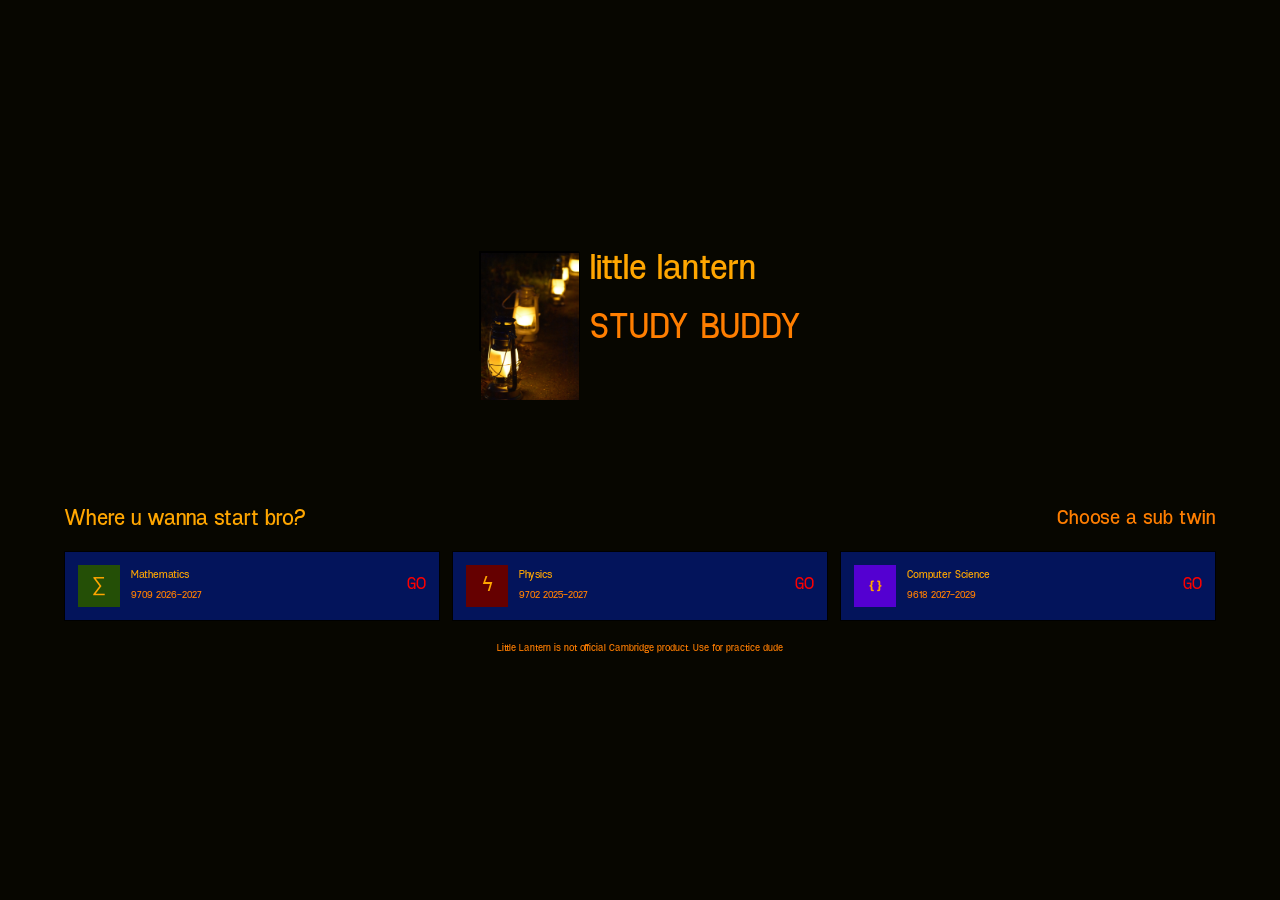
<file: index.html>
<!doctype html>
<html lang="en">
<head>
  <meta charset="utf-8">
  <meta name="viewport" content="width=device-width, initial-scale=1">
  <meta name="theme-color" content="#f4eee2">
  <meta name="color-scheme" content="light">
  <meta property="og:type" content="website">
  <meta property="og:title" content="Little Lantern lol">
  <meta property="og:description" content=help in math phy and Cs>
  <meta property="og:image" content="share-card.png">
  <meta property="og:image:alt" content="Little Lantern study nook with a warm glowing lantern and soft botanical details">
  <meta property="og:image:type" content="image/png">
  <meta property="og:image:width" content="1200">
  <meta property="og:image:height" content="630">
  <meta name="twitter:card" content="summary_large_image">
  <meta name="twitter:title" content="Little Lantern">
  <meta name="twitter:description" content="A calm revision">
  <meta name="twitter:image" content="share-card.png">
  <meta name="twitter:image:alt" content="Little Lantern">
  <link rel="icon" type="image/svg+xml" href="favicon.svg">
  <meta name="description" content="Little Lantern">
  <title>Little Lantern</title>
  <link rel="stylesheet" href="style.css">
  <link rel="stylesheet" href="home-page.css">
</head>
<body class="intro-pending home-page">
  <section class="opening-screen" id="openingScreen" aria-label="Choose your study subject">
    <div class="opening-shell">
      <div class="opening-topline">
        <a class="opening-brand" href="index.html" aria-label="Little Lantern introduction">
          <span class="brand-mark opening-brand-mark" aria-hidden="true"><span class="brand-mark opening-brand-mark" aria-hidden="true">
    <img src="lantern.jpg" alt="">
</span></span>
          <span><strong>little lantern</strong><small>study buddy</small></span>
        </a>
        
      </div>
      <div class="opening-subject-heading"><div><h2>Where u wanna start bro?</h2></div><p>Choose a sub twin</p></div>
      <div class="opening-subjects">
        <a class="opening-subject-card home-subject-link" href="mathematics.html"><span class="opening-subject-icon math-symbol">∑</span><span class="opening-subject-copy"><strong>Mathematics</strong><small>9709  2026–2027</small></span><span class="opening-subject-arrow">GO</span></a>
        <a class="opening-subject-card home-subject-link" href="physics.html"><span class="opening-subject-icon physics-symbol">ϟ</span><span class="opening-subject-copy"><strong>Physics</strong><small>9702  2025–2027</small></span><span class="opening-subject-arrow">GO</span></a>
        <a class="opening-subject-card home-subject-link" href="computer-science.html"><span class="opening-subject-icon cs-symbol">{ }</span><span class="opening-subject-copy"><strong>Computer Science</strong><small>9618  2027–2029</small></span><span class="opening-subject-arrow">GO</span></a>
      </div>
      <p class="opening-footnote">Little Lantern is not official Cambridge product. Use for practice dude</p>
    </div>
  </section>
</body>
</html>
</file>
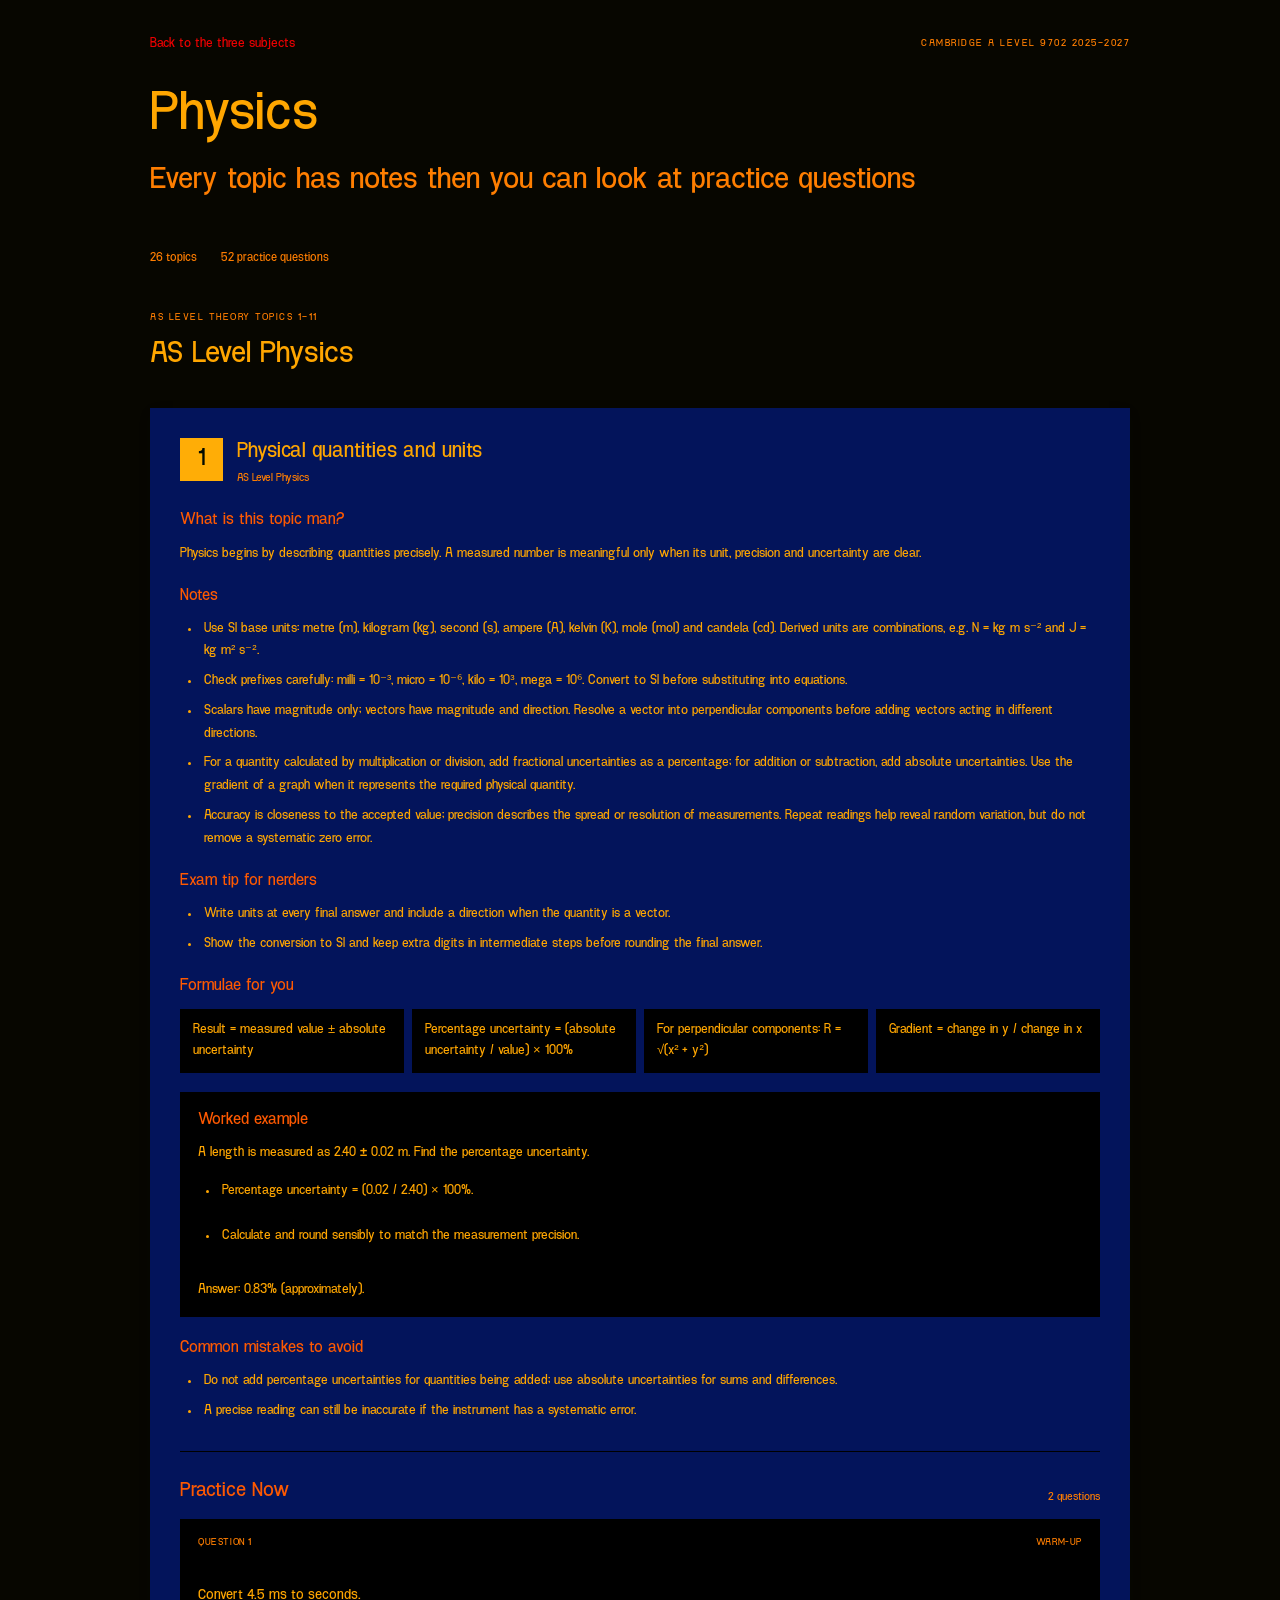
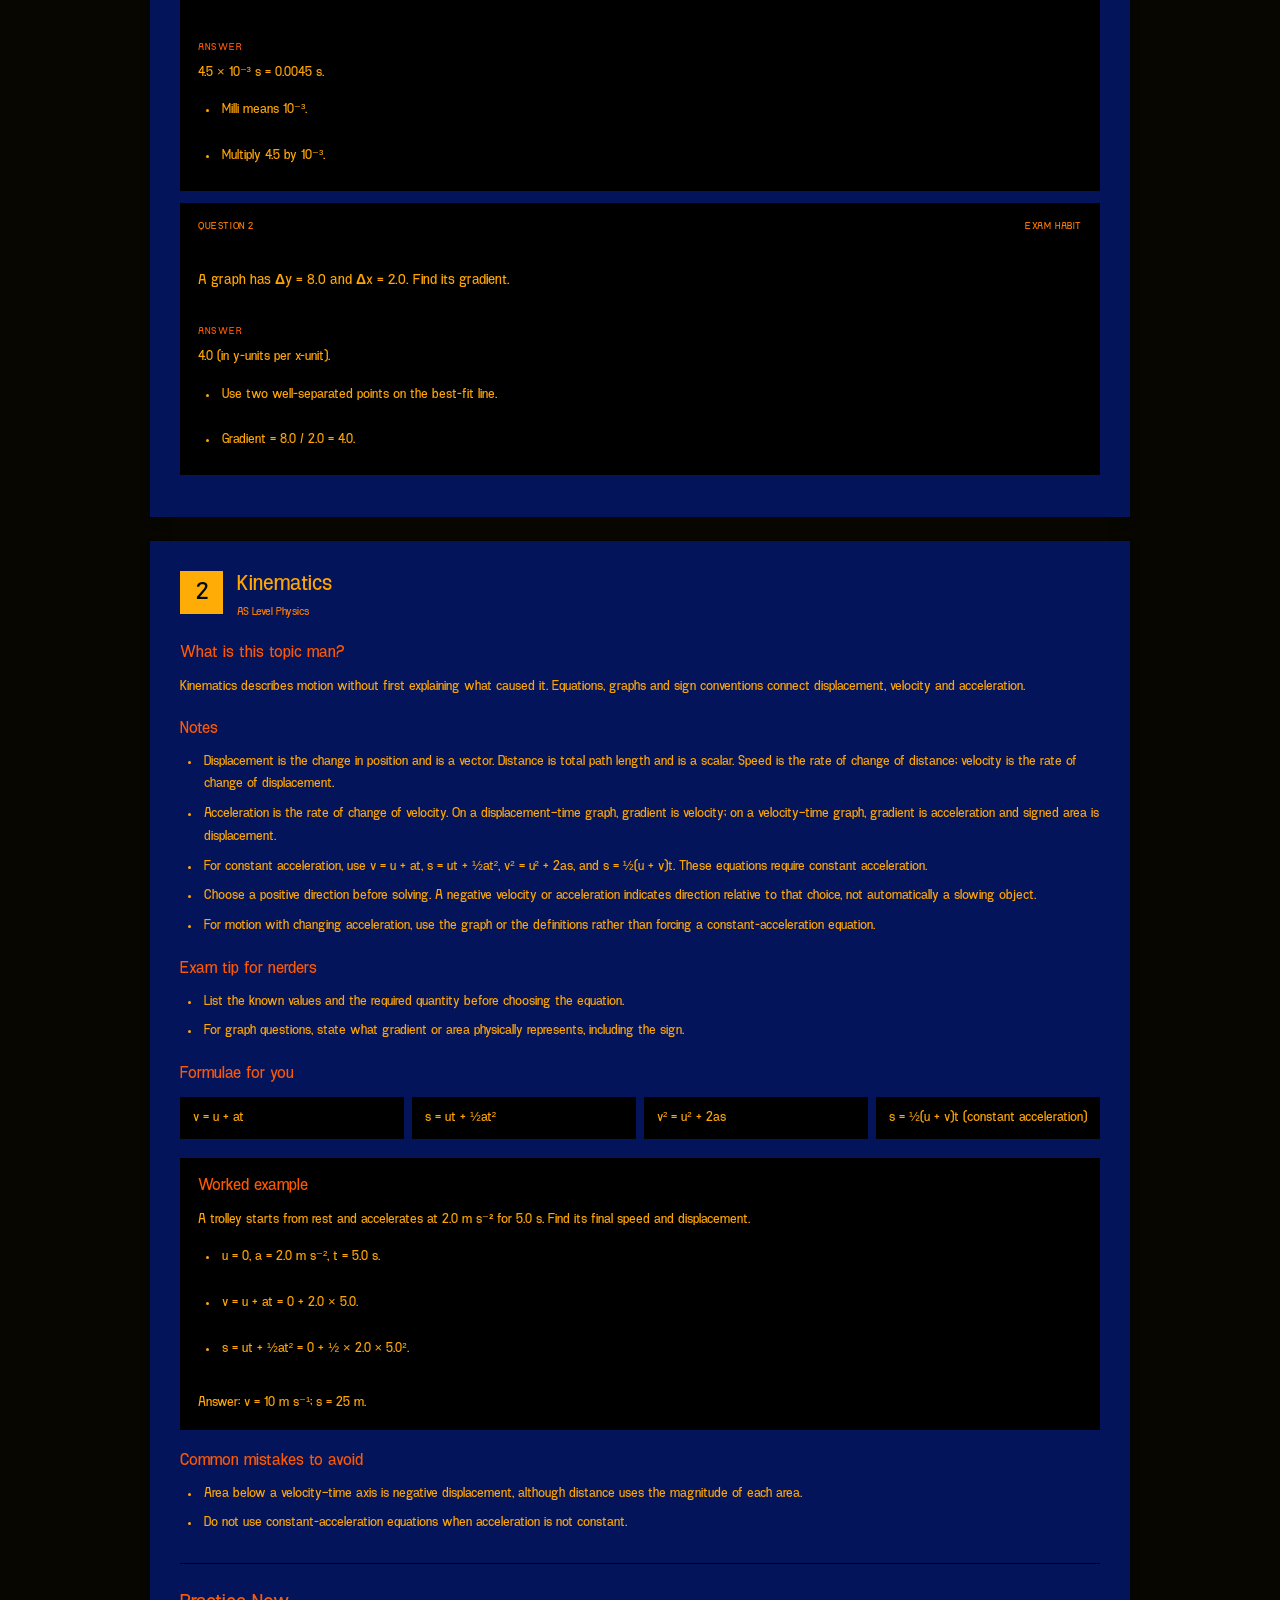
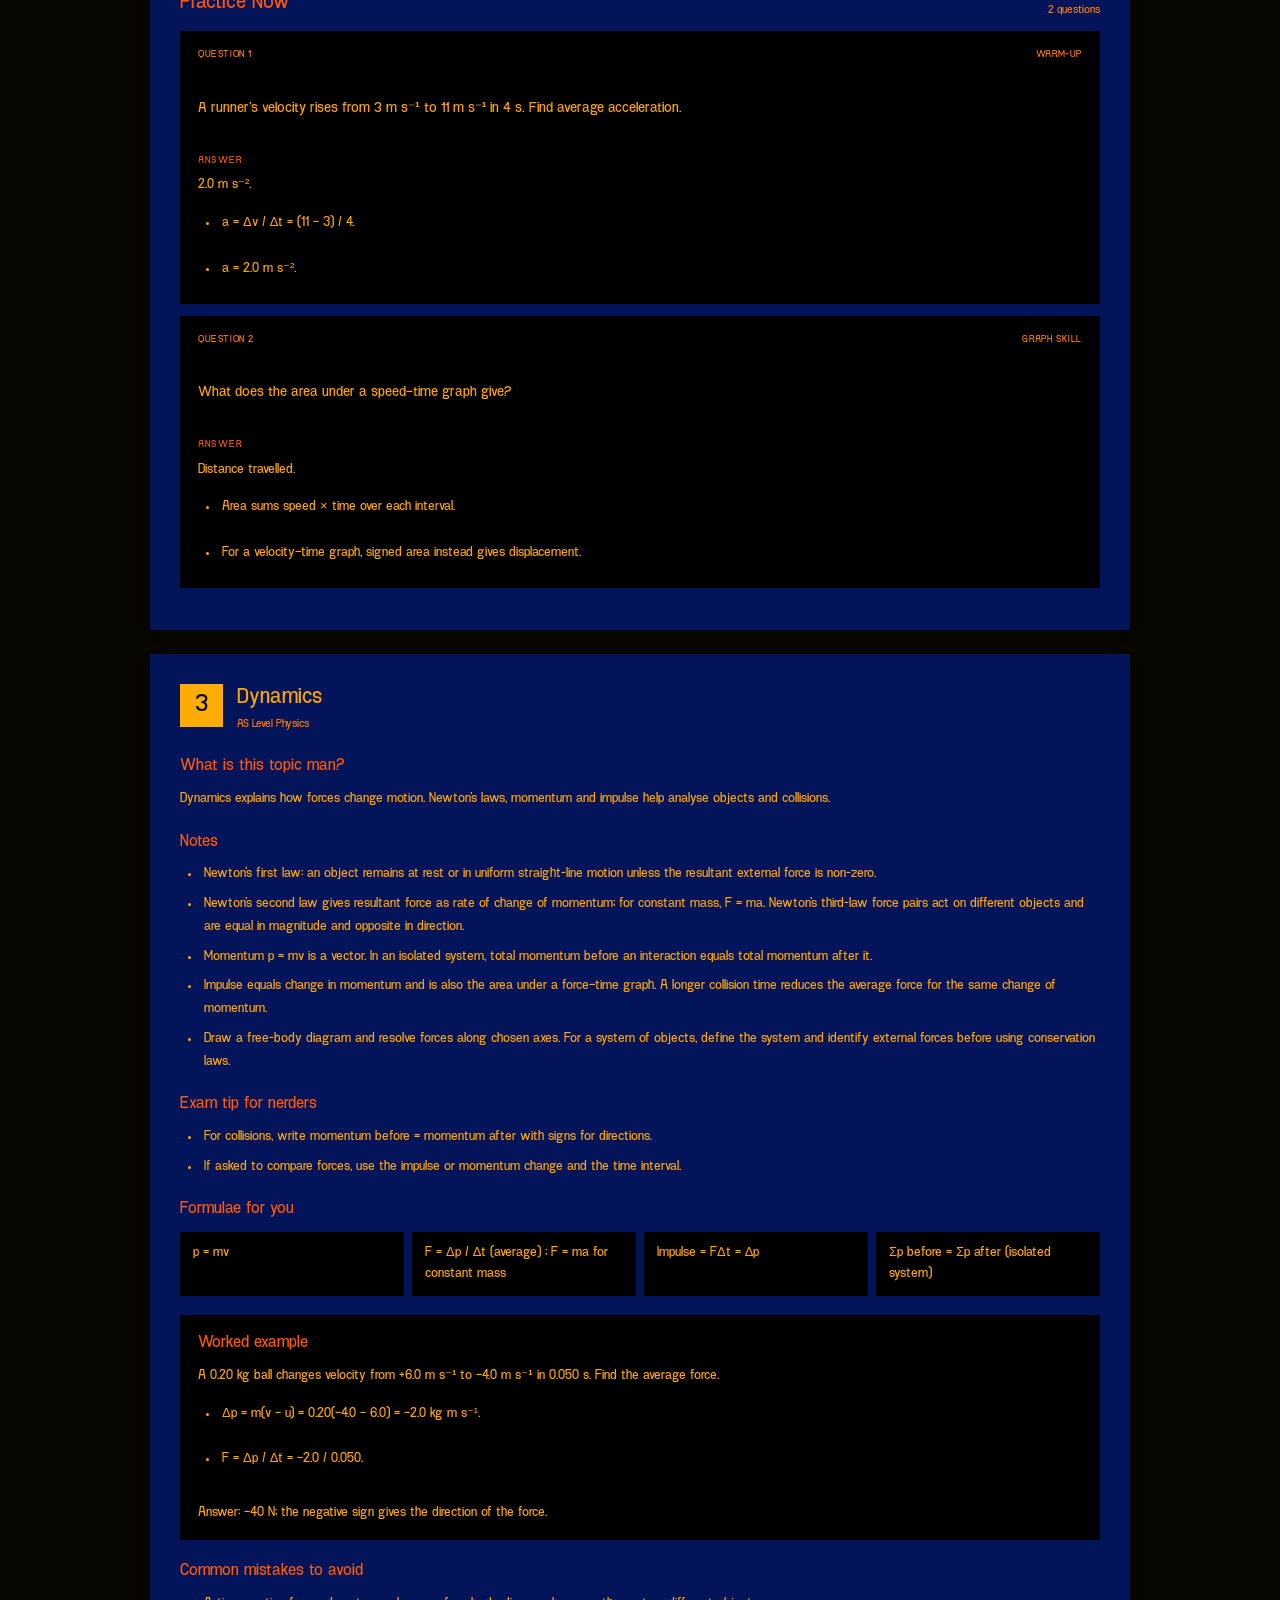
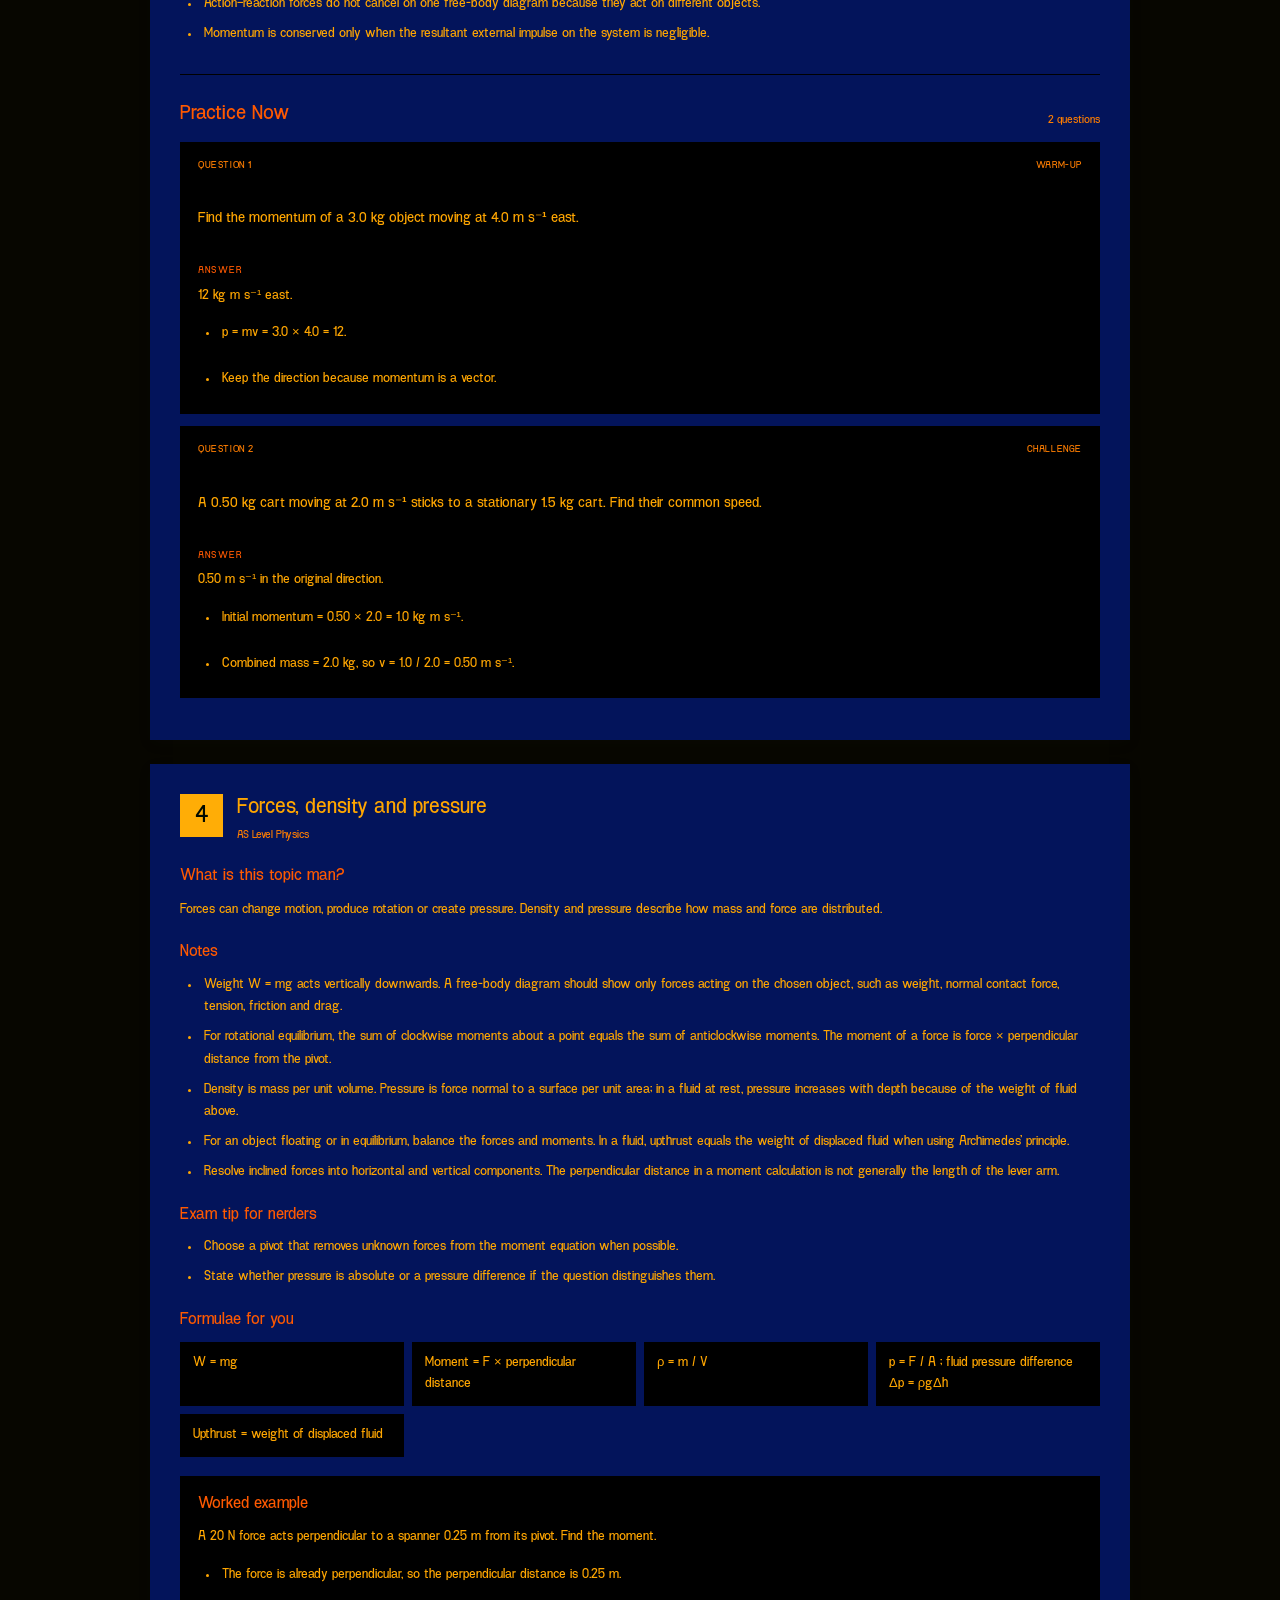
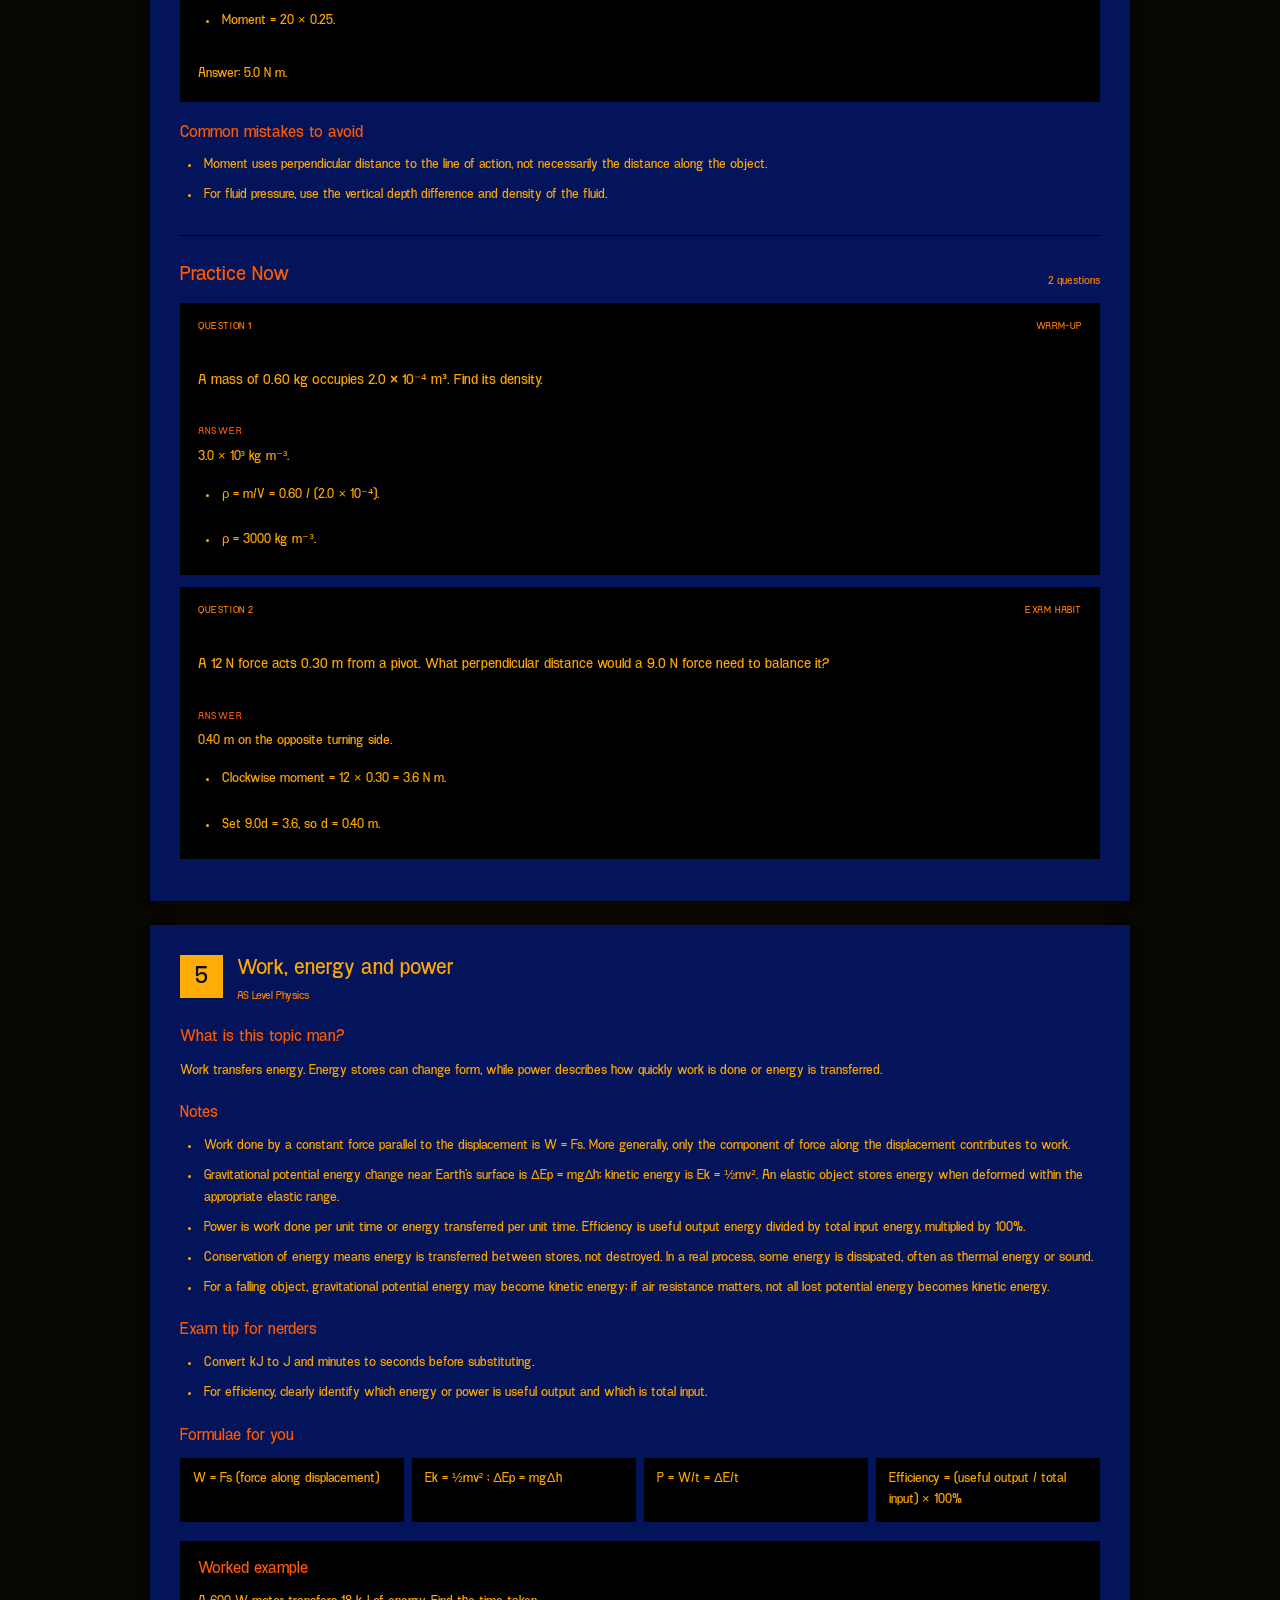
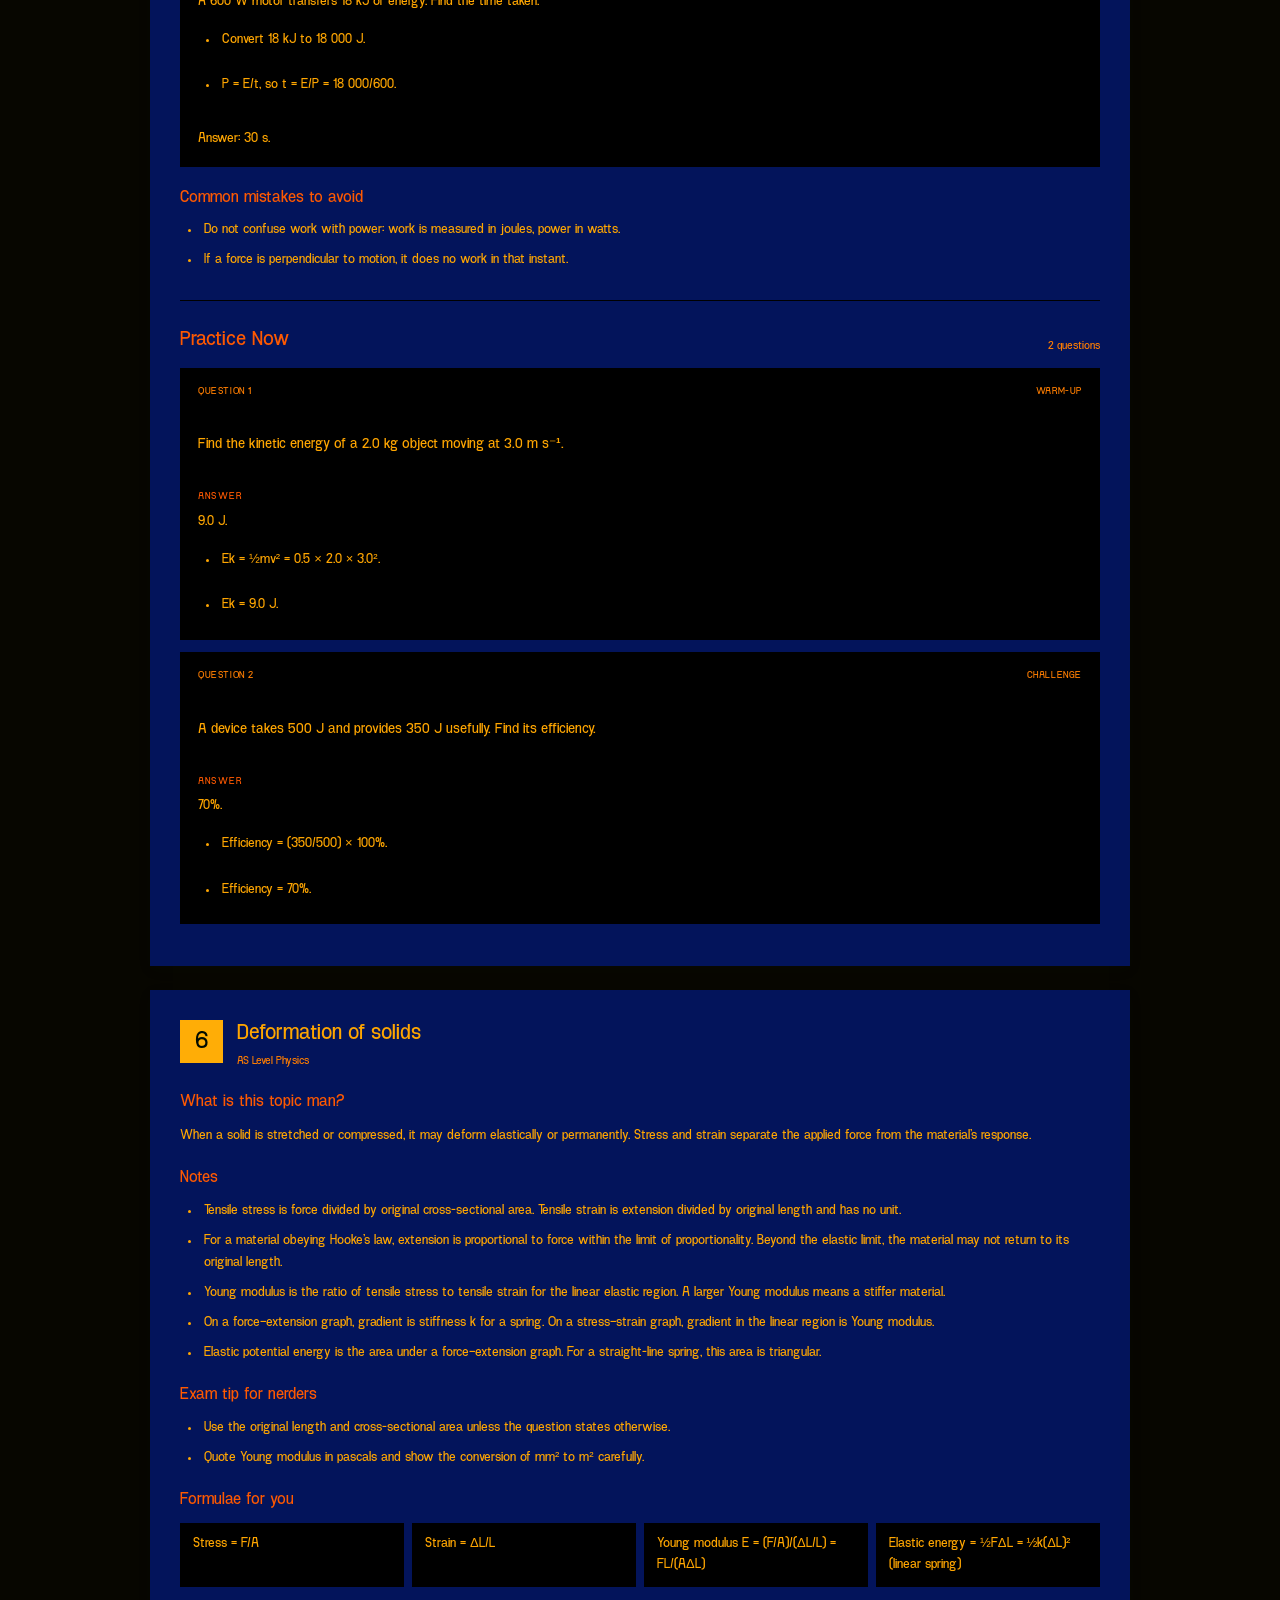
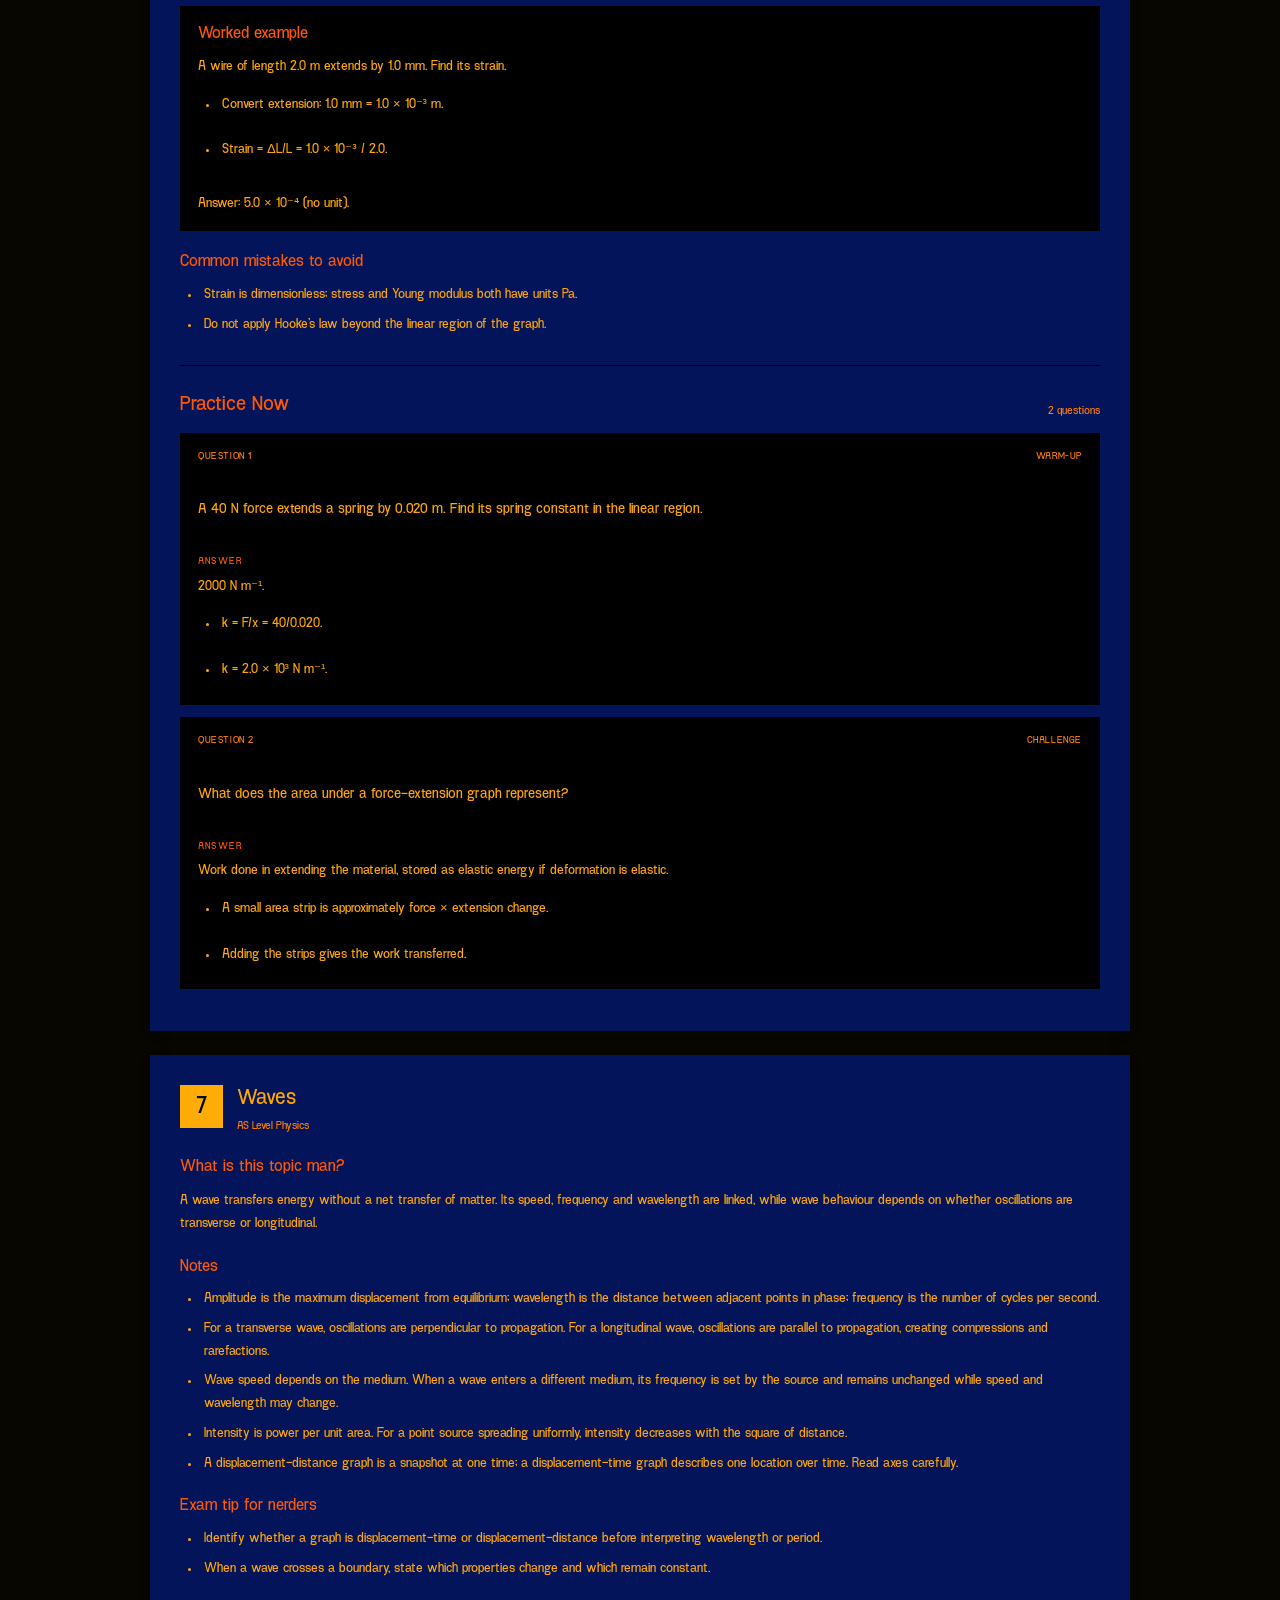
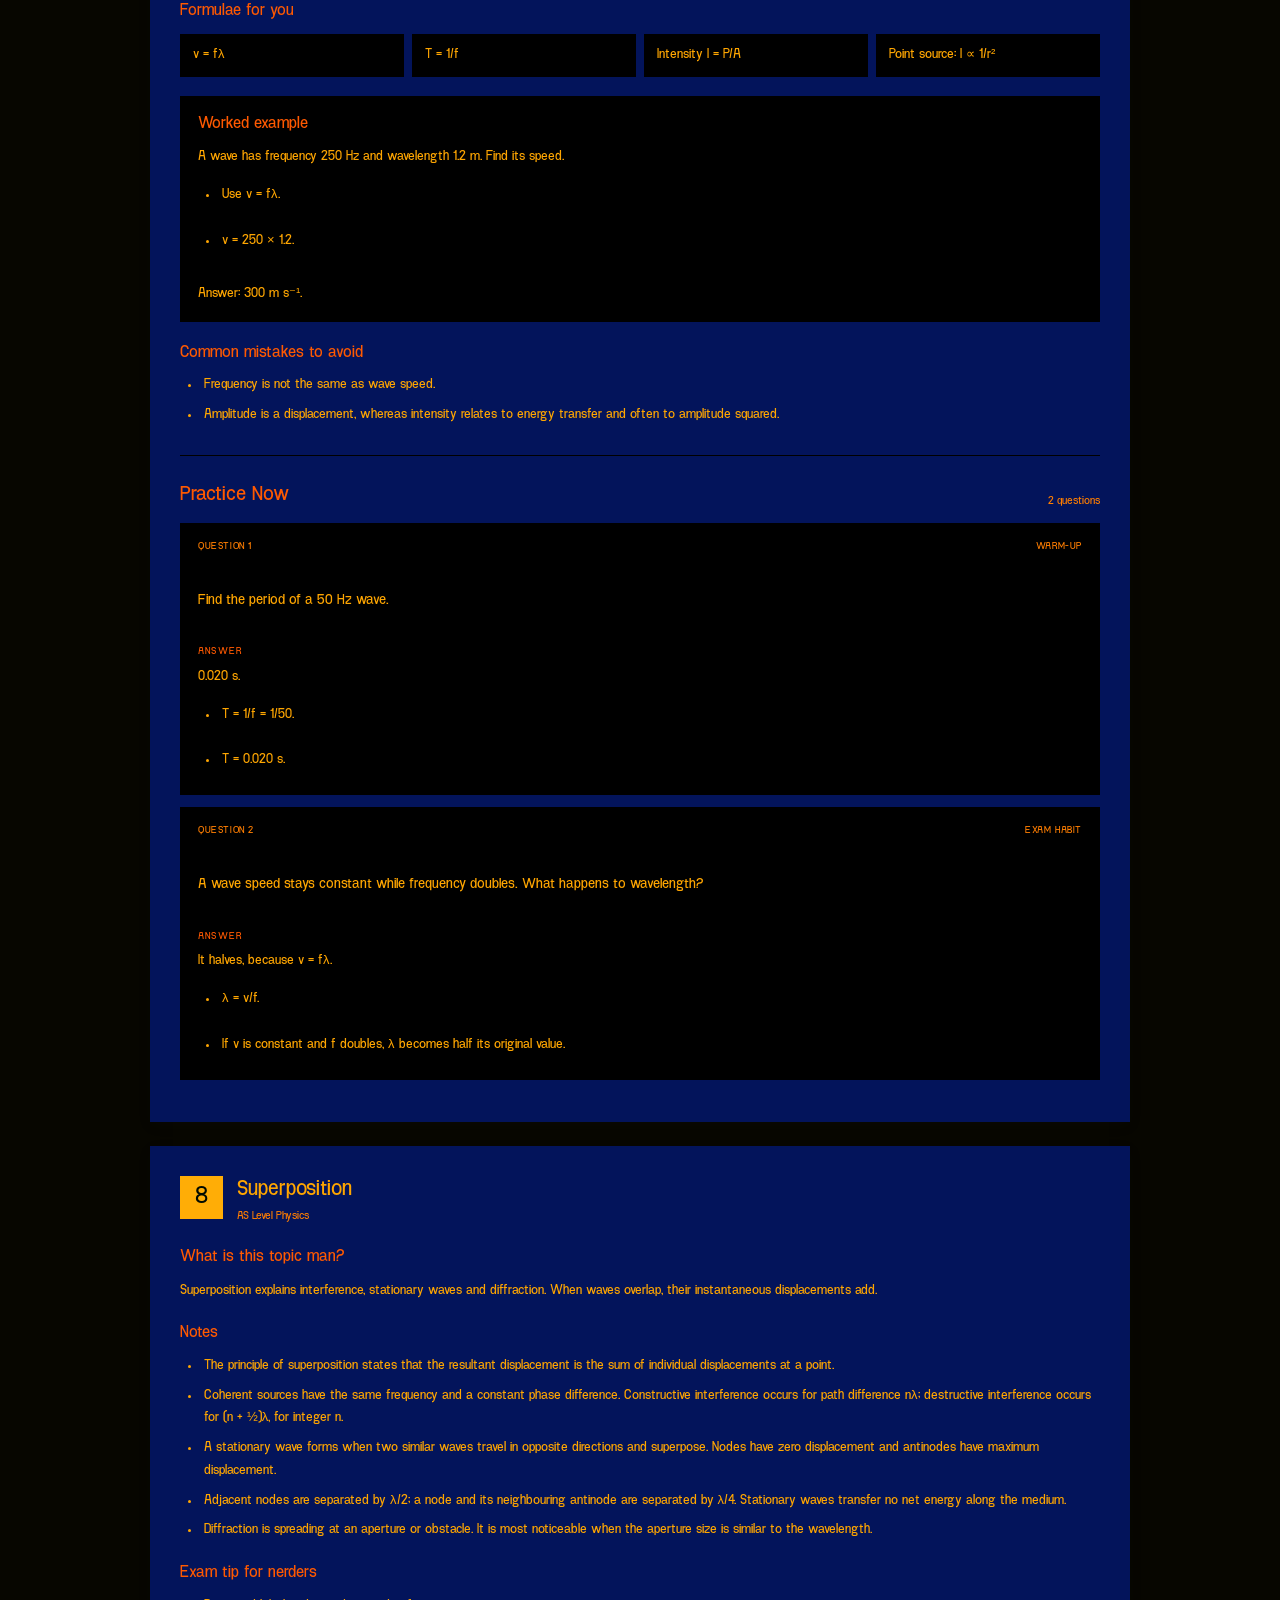
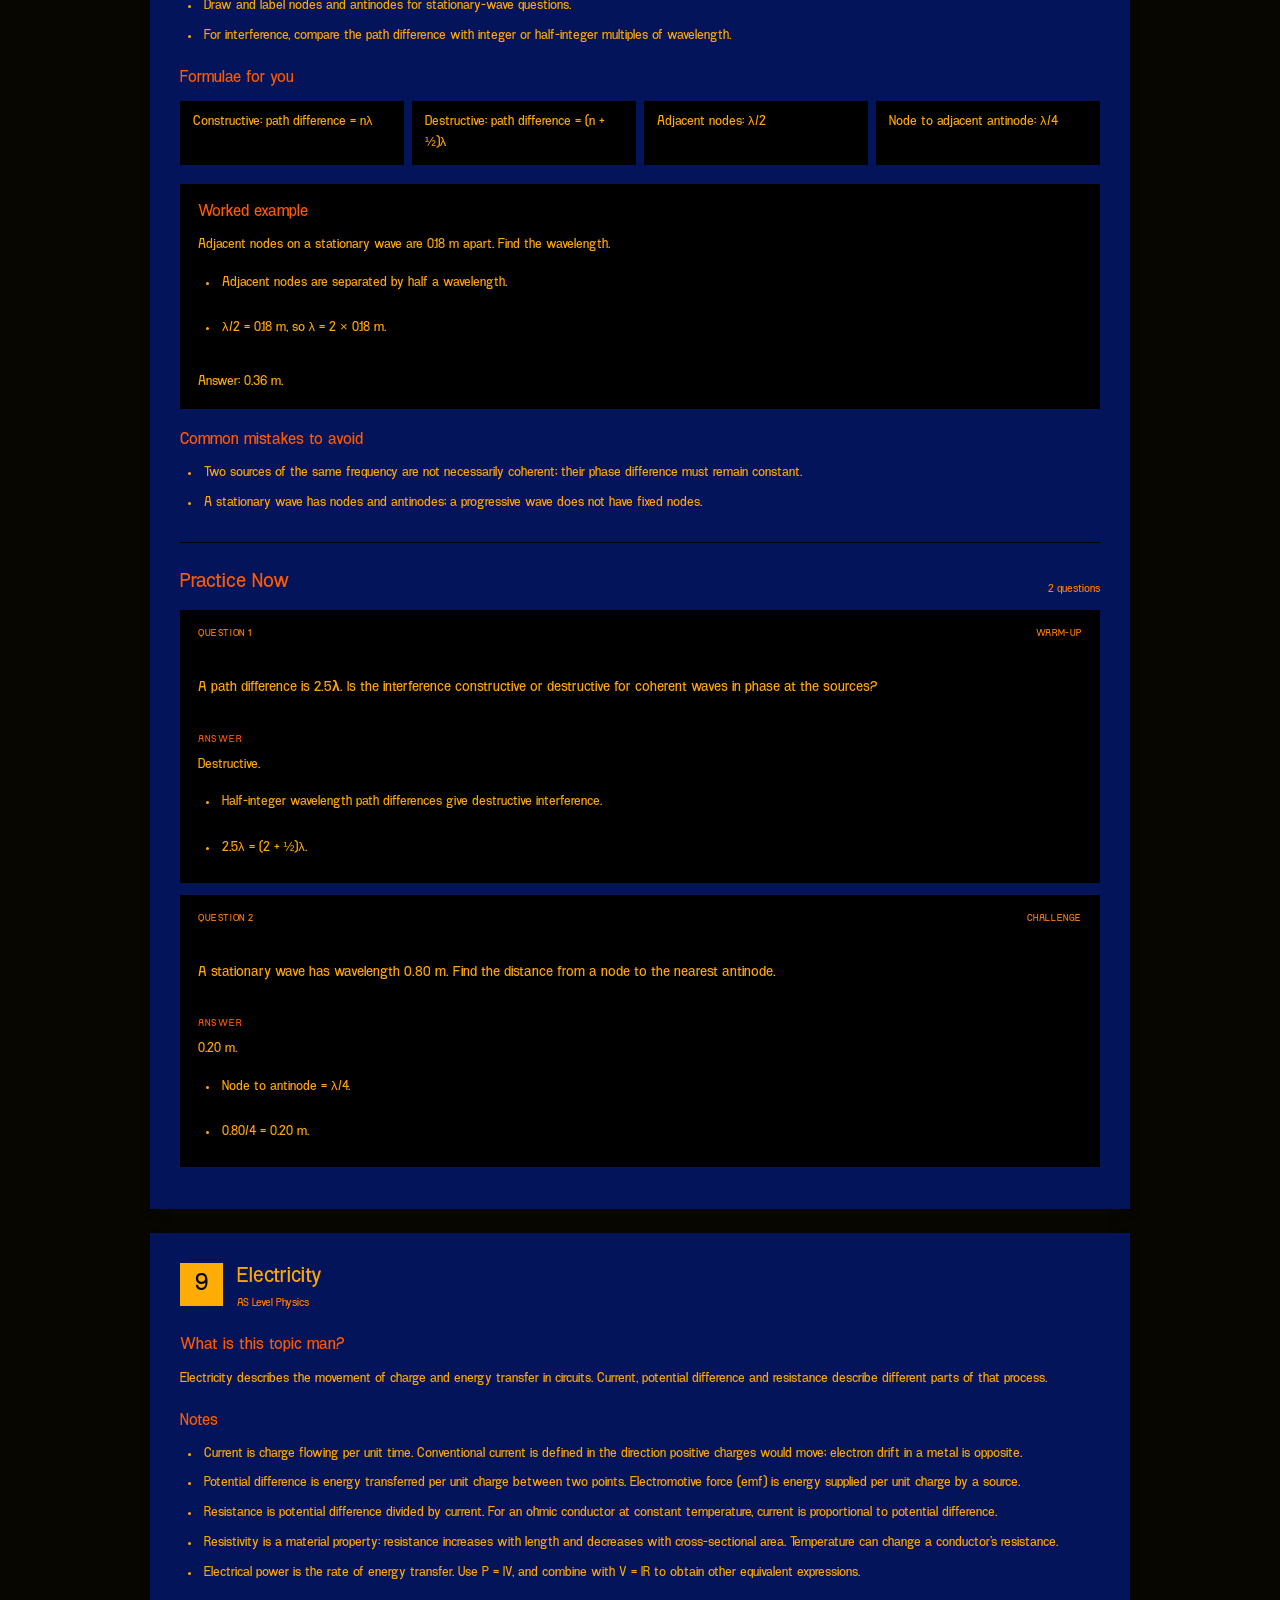
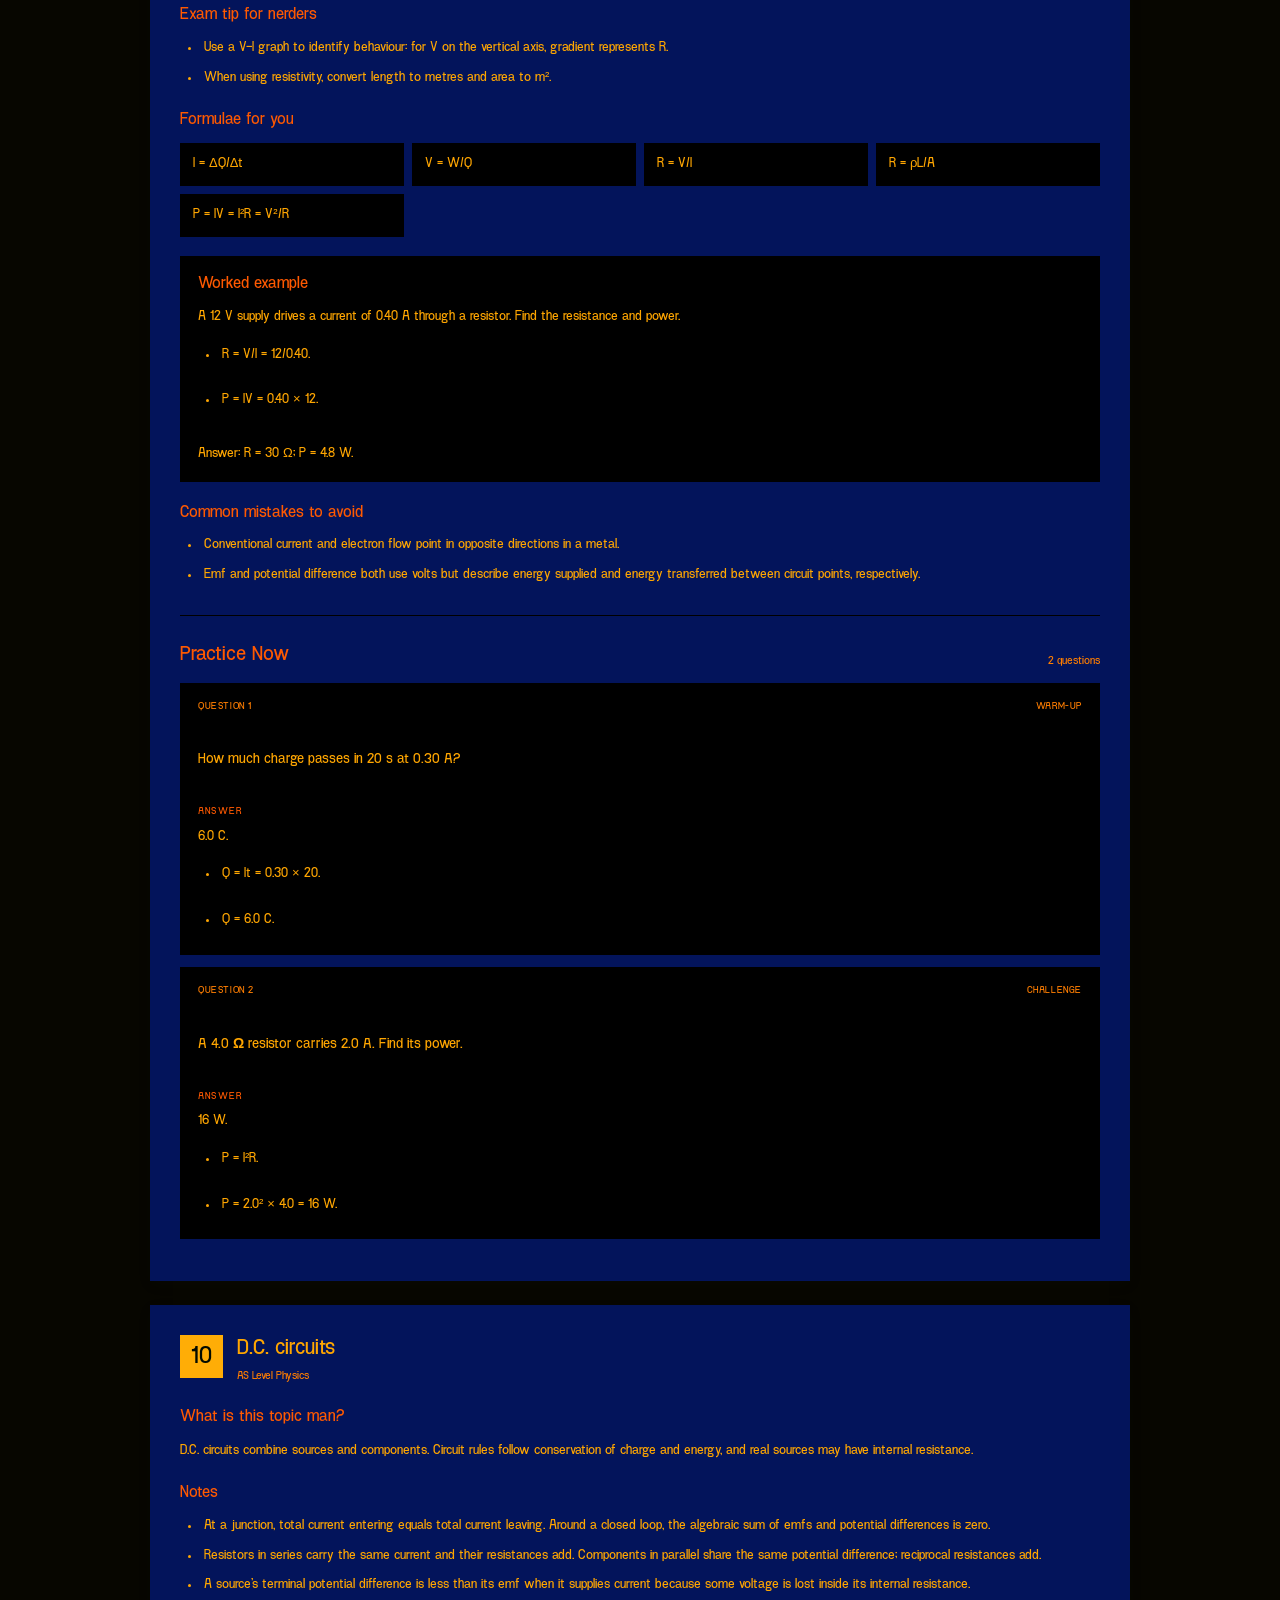
<file: physics.html>
<!doctype html>
<html lang="en">
<head>
  <meta charset="utf-8">
  <meta name="viewport" content="width=device-width, initial-scale=1">
  <meta name="theme-color" content="#f5f3eb">
  <meta name="description" content="Little Lantern Physics notes and practice questions for Cambridge A Level 9702.">
  <title>Little Lantern — Physics</title>
  <link rel="icon" type="image/svg+xml" href="favicon.svg">
  <link rel="stylesheet" href="style.css">
  <link rel="stylesheet" href="subject-page.css">
  <script defer src="syllabus-data.js"></script>
  <script defer src="physics-cs-data.js"></script>
  <script defer src="study-notes.js"></script>
  <script defer src="physics-notes.js"></script>
  <script defer src="subject-page.js"></script>
</head>
<body class="subject-content-page" data-subject="9702">
  <header class="subject-header">
    <div class="subject-header-top">
      <a class="subject-home-link" href="index.html"> Back to the three subjects</a>
      <p class="subject-code-label">CAMBRIDGE A LEVEL  9702  2025–2027</p>
    </div>
    <h1>Physics</h1>
    <p class="subject-subtitle">Every topic has notes then you can look at practice questions</p>
  </header>
  <main class="subject-main" id="subjectContent">
    <noscript>Please enable JavaScript to display the Physics notes.</noscript>
  </main>
</body>
</html>
</file>
<file: style.css>
/* Little Lantern stylesheet.
   Change the theme colours in :root; layout rules are grouped by component. */

@import url('https://fonts.googleapis.com/css2?family=Nunito+Sans:wght@400;500;600;700;800&family=Lora:wght@500;600&display=swap');
@font-face {
    font-family: "Projekt Blackbird";
    src: url("Projekt Blackbird v2.otf") format("opentype");
    font-weight: 400;
    font-style: normal;
    font-display: swap;
}

/* 1. COLOURS AND GLOBAL SETTINGS
   Change these values to recolour the whole website. */
:root {
  
  --page-bg: #070600;
  --surface: #03145b;
  --surface-soft: #000000;
  --sidebar-bg: #eeefe6;
  --text: #ffa600;
  --muted: #ff7e00;
  --muted-dark: #ff7e00;
  --border: #000000;

  
  --primary: #657a5c;
  --primary-dark: #4e6549;
  --primary-light: #e7eee2;
  --accent: #c39b68;
  --danger: #9b5757;
  --danger-light: #f7eaea;

  
  --purple-light: #eeeaf4;
  --purple-ink: #6a5985;
  --peach-light: #f6eae1;
  --peach-ink: #80563f;
  --warm-bg-soft: var(--warm-bg-soft);
  --warm-border: var(--warm-border);
  --warm-border-soft: var(--warm-border-soft);
  --warm-ink: #6b5434;
  --warm-heading: #765c3e;
  --warm-strong: var(--warm-strong);
  --warm-muted: var(--warm-muted);
  --rose-border: var(--rose-border);
  --rose-ink: #8c5555;
  --level-warm-bg: var(--level-warm-bg);
  --level-gold: #765b31;
  --level-purple: #655581;
  --level-peach: #80543d;

  
  --moon: var(--moon);
  --hill-back: var(--hill-back);
  --hill-front: var(--hill-front);
  --lantern-light: var(--lantern-light);
  --flame: var(--flame);

  --shadow: 0 4px 14px rgba(40, 55, 40, 0.06);
  --radius: 16px;

  font-family: 'Projekt Blackbird', Arial, sans-serif;
  color: var(--text);
  background: var(--page-bg);
  font-synthesis: none;
  text-rendering: optimizeLegibility;
}


* { box-sizing: border-box; }
html { scroll-behavior: smooth; background: var(--page-bg); }
body {
  margin: 0;
  min-width: 320px;
  background: var(--page-bg);
  color: var(--text);
  font-size: 14px;
  line-height: 1.6;
}
button, input, select, textarea { font: inherit; color: inherit; }
button, select { cursor: pointer; }
a { color: inherit; }
button:focus-visible,
a:focus-visible,
input:focus-visible,
select:focus-visible,
textarea:focus-visible,
summary:focus-visible {
  outline: 2px solid var(--primary);
  outline-offset: 3px;
}
::selection { background: var(--primary-light); color: var(--text); }
h1, h2, h3, p { margin-top: 0; }
.hidden { display: none !important; }
.sr-only {
  position: absolute;
  width: 1px;
  height: 1px;
  padding: 0;
  margin: -1px;
  overflow: hidden;
  clip: rect(0, 0, 0, 0);
  white-space: nowrap;
  border: 0;
}


.app-shell { min-height: 100vh; }
.sidebar {
  position: fixed;
  inset: 0 auto 0 0;
  z-index: 20;
  display: flex;
  flex-direction: column;
  width: 240px;
  padding: 24px 16px;
  background: var(--sidebar-bg);
  border-right: 1px solid var(--border);
}
.main-content {
  max-width: 1600px;
  min-height: 100vh;
  margin-left: 240px;
  padding: 0 40px;
}
.topbar {
  position: sticky;
  top: 0;
  z-index: 15;
  display: flex;
  align-items: center;
  justify-content: space-between;
  height: 70px;
  background: var(--page-bg);
  border-bottom: 1px solid var(--border);
}
.view { display: none; padding: 35px 0 20px; }


.brand {
  display: flex;
  align-items: center;
  gap: 10px;
  padding: 0 8px;
  margin-bottom: 40px;
  text-decoration: none;
}
.brand-mark,
.opening-brand-mark {
  display: grid;
  place-items: center;
  width: 42px;
  height: 42px;
  color: var(--primary-dark);
  background: var(--primary-light);
  border: 1px solid var(--border);
}
.brand-mark svg { width: 32px; height: 32px; }
.brand-copy { display: grid; gap: 2px; }
.brand-copy strong,
.opening-brand strong {
  font-family: "Projekt Blackbird", Arial, sans-serif;
  font-size: 18px;
  font-weight: 600;
}
.brand-copy small,
.opening-brand small {
  color: var(--muted);
  font-size: 10px;
  letter-spacing: 1px;
  text-transform: uppercase;
}
.nav-label,
.eyebrow,
.stat-label,
.summary-kicker,
.paper-overline,
.welcome-kicker {
  font-size: 10px;
  font-weight: 800;
  letter-spacing: 1px;
}
.nav-label { margin: 0 0 10px 12px; color: var(--muted); }
.main-nav { display: grid; gap: 5px; }
.nav-item {
  position: relative;
  display: flex;
  align-items: center;
  gap: 10px;
  width: 100%;
  padding: 12px;
  text-align: left;
  color: var(--muted);
  background: transparent;
  border: 0;
 
  font-size: 12px;
}
.nav-item:hover,
.nav-item.active { color: var(--text); background: var(--primary-light); }
.nav-item.active { font-weight: 800; }
.nav-icon { display: grid; place-items: center; width: 20px; font-size: 17px; }
.nav-dot { width: 6px; height: 6px; margin-left: auto; background: var(--primary); opacity: 0; }
.nav-item.active .nav-dot { opacity: 1; }
.sidebar-grow { flex: 1; }
.sidebar-note { padding: 16px; margin-bottom: 18px; background: var(--primary-light); }
.tiny-sun { margin-bottom: 6px; color: var(--accent); font-size: 20px; }
.sidebar-note p { margin-bottom: 8px; font-family: "Projekt Blackbird", Arial, sans-serif; font-size: 14px; }
.sidebar-note span,
.sidebar-bottom { color: var(--muted); font-size: 10px; }
.sidebar-bottom { display: flex; align-items: center; gap: 8px; }
.status-lamp { width: 7px; height: 7px; background: var(--primary);  }


.breadcrumb { display: flex; align-items: center; gap: 9px; color: var(--muted); font-size: 11px; }
.breadcrumb-home, .crumb-slash { color: var(--muted); }
.topbar-right { display: flex; align-items: center; gap: 12px; }
.date-pill { display: flex; align-items: center; gap: 7px; padding: 8px 11px; color: var(--muted); background: var(--surface-soft);  font-size: 10px; }
.date-pill span:first-child { color: var(--accent); }
.avatar { width: 32px; height: 32px; color: var(--primary-dark); background: var(--primary-light); border: 1px solid var(--border); font-family: "Projekt Blackbird", Arial, sans-serif; }


.page-heading { display: flex; align-items: flex-end; justify-content: space-between; gap: 20px; margin-bottom: 24px; }
.eyebrow { margin-bottom: 8px; color: var(--primary); }
.eyebrow-flower { margin-left: 4px; color: var(--accent); }
h1 { margin: 0 0 10px; font-family: "Projekt Blackbird", Arial, sans-serif; font-size: clamp(30px, 3vw, 44px); font-weight: 500; line-height: 1.15; }
h1 em, .welcome-copy h2 em { color: var(--primary-dark); font-weight: 500; }
.page-subtitle { max-width: 600px; margin: 0; color: var(--muted); font-size: 12px; line-height: 1.7; }
.button {
  display: inline-flex;
  align-items: center;
  justify-content: center;
  gap: 8px;
  padding: 10px 14px;
  color: var(--text);
  background: var(--surface);
  border: 1px solid var(--border);
  font-size: 10px;
  font-weight: 800;
}
.button:hover { filter: brightness(0.97); }
.button-light { color: var(--primary-dark); background: var(--surface); }
.button-primary { color: white; background: var(--primary); border-color: var(--primary); }
.button-quiet { color: var(--primary-dark); background: var(--surface-soft); }
.button-light-bordered { color: var(--primary-dark); background: var(--surface); }
.button-danger-quiet { color: var(--danger); background: var(--danger-light); border-color: var(--danger-light); }
.button-danger { color: white; background: var(--danger); border-color: var(--danger); }
.text-button { padding: 4px; color: var(--primary-dark); background: transparent; border: 0; font-size: 10px; font-weight: 800; }
.text-button:hover { text-decoration: underline; }


.welcome-card {
  position: relative;
  display: flex;
  min-height: 235px;
  justify-content: space-between;
  margin-bottom: 30px;
  overflow: hidden;
  background: var(--primary-light);
  border: 1px solid var(--border);
  box-shadow: var(--shadow);
}
.welcome-copy { position: relative; z-index: 2; width: 62%; padding: 30px; }
.welcome-kicker { margin-bottom: 14px; color: var(--primary-dark); }
.sparkle { margin-right: 5px; color: var(--accent); }
.welcome-copy h2 { margin: 0 0 10px; font-family: "Projekt Blackbird", Arial, sans-serif; font-size: clamp(24px, 2.4vw, 32px); font-weight: 500; line-height: 1.2; }
.welcome-copy p { max-width: 380px; margin-bottom: 18px; color: var(--muted); font-size: 11px; line-height: 1.7; }
.welcome-art { position: absolute; inset: 0 0 0 auto; width: 43%; overflow: hidden; }
.art-moon { position: absolute; top: 25px; right: 23%; width: 70px; height: 70px; background: var(--moon); }
.art-star, .art-flower { position: absolute; color: var(--accent); }
.welcome-art .star-a { top: 35px; left: 24%; font-size: 18px; }
.welcome-art .star-b { top: 70px; right: 12%; font-size: 22px; }
.art-hill { position: absolute; right: -10%; bottom: -55px; width: 110%; height: 120px; background: var(--hill-back);  }
.hill-back { opacity: 0.6; transform: translateY(-25px); }
.hill-front { background: var(--hill-front); }
.art-lantern { position: absolute; z-index: 2; right: 30%; bottom: 50px; width: 50px; height: 90px; }
.art-lantern .lantern-cap { position: absolute; top: 8px; left: 8px; width: 34px; height: 8px; background: var(--primary-dark); }
.art-lantern .lantern-cap::before { position: absolute; top: -8px; left: 13px; width: 7px; height: 9px; content: ''; border: 2px solid var(--primary-dark); border-bottom: 0; }
.art-lantern .lantern-glow { position: absolute; top: 16px; left: 7px; width: 36px; height: 50px; background: var(--lantern-light); border: 3px solid var(--primary-dark); }
.art-lantern .lantern-base { position: absolute; bottom: 8px; left: 4px; width: 42px; height: 6px; background: var(--primary-dark);}
.art-leaf { position: absolute; bottom: 60px; width: 27px; height: 11px; background: var(--primary); }
.welcome-art .leaf-a { right: 48%; transform: rotate(28deg); }
.welcome-art .leaf-b { right: 16%; transform: rotate(-42deg); }
.art-flower { bottom: 35px; font-size: 17px; }
.flower-a { left: 28%; }
.flower-b { right: 12%; }


.section-line { display: flex; align-items: baseline; justify-content: space-between; margin-bottom: 14px; }
.section-line h2, .panel-heading h2, .toolbar-top h2, .revision-controls h2 { margin: 0; font-family: "Projekt Blackbird", Arial, sans-serif; font-size: 20px; font-weight: 500; }
.line-note { color: var(--muted); font-family: "Projekt Blackbird", Arial, sans-serif; font-size: 12px; font-style: italic; }
.stats-grid { display: grid; grid-template-columns: repeat(3, minmax(0, 1fr)); gap: 14px; margin-bottom: 26px; }
.stat-card, .panel, .paper-card, .revision-card {
  background: var(--surface);
  border: 1px solid var(--border);
  box-shadow: var(--shadow);
}
.stat-card { min-height: 135px; padding: 17px; }
.stat-top { display: flex; align-items: center; justify-content: space-between; gap: 8px; }
.stat-label { color: var(--muted); }
.stat-icon { display: grid; place-items: center; width: 28px; height: 28px; }
.stat-icon.sage { color: var(--primary-dark); background: var(--primary-light); }
.stat-icon.peach { color: var(--peach-ink); background: var(--peach-light); }
.stat-icon.lilac { color: var(--purple-ink); background: var(--purple-light); }
.stat-number { margin: 8px 0 5px; font-family: "Projekt Blackbird", Arial, sans-serif; font-size: 30px; line-height: 1.1; }
.stat-number small, .stat-number .stat-unit { color: var(--muted); font-family: 'Nunito Sans', Arial, sans-serif; font-size: 10px; }
.stat-number small { margin-left: 4px; }
.stat-card p { margin: 6px 0 0; color: var(--muted); font-size: 10px; }
.progress-track { height: 5px; margin: 9px 0 7px; overflow: hidden; background: var(--surface-soft); }
.progress-track span { display: block; height: 100%; background: var(--primary); }
.mini-flower-row { display: flex; gap: 8px; margin-top: 10px; color: var(--primary); font-size: 13px; }
.needles { display: flex; align-items: flex-end; gap: 5px; height: 21px; margin-top: 5px; }
.needles span { width: 7px; height: 10px; background: var(--purple-light); }
.needles span:nth-child(2) { height: 14px; }
.needles span:nth-child(3) { height: 17px; }
.needles span:nth-child(4) { height: 11px; }
.needles span:nth-child(5) { height: 15px; }
.needles span:nth-child(6) { height: 9px; }
.needles span:nth-child(7) { height: 12px; }
.dashboard-columns { display: grid; grid-template-columns: minmax(0, 1.25fr) minmax(260px, .75fr); gap: 15px; margin-bottom: 23px; }
.next-panel, .timer-panel { padding: 21px; }
.panel-heading { display: flex; align-items: flex-start; justify-content: space-between; gap: 12px; }
.panel-heading .eyebrow { margin-bottom: 7px; }
.panel-intro { margin: 8px 0 16px; color: var(--muted); font-size: 10px; line-height: 1.6; }
.step-list { display: grid; gap: 9px; }
.step-item { display: flex; align-items: center; gap: 10px; min-width: 0; padding: 10px; background: var(--surface-soft); border: 1px solid var(--border);  }
.step-icon { display: grid; place-items: center; flex: 0 0 34px; width: 34px; height: 36px; background: var(--primary-light); }
.step-icon-1 { background: var(--peach-light); }
.step-icon-2 { background: var(--purple-light); }
.step-copy { display: grid; flex: 1; min-width: 0; gap: 3px; }
.step-meta, .step-copy small { color: var(--muted); font-size: 10px; }
.step-copy strong { overflow: hidden; font-family: "Projekt Blackbird", Arial, sans-serif; font-size: 12px; font-weight: 500; text-overflow: ellipsis; white-space: nowrap; }
.round-arrow { width: 29px; height: 29px; color: var(--primary-dark); background: var(--surface); border: 1px solid var(--border); }
.all-done { padding: 18px; text-align: center; background: var(--primary-light); }
.all-done > span { font-size: 24px; }
.all-done strong { display: block; margin: 6px 0; font-family: "Projekt Blackbird", Arial, sans-serif; font-size: 15px; font-weight: 500; }
.all-done p { color: var(--muted); font-size: 10px; }
.timer-panel { background: var(--purple-light); }
.timer-sparkle { font-size: 22px; }
.timer-visual { display: grid; place-items: center; padding: 8px 0 15px; }
.timer-ring {
  --timer-progress: 0%;
  display: grid;
  place-items: center;
  position: relative;
  width: 145px;
  height: 145px;
  padding: 8px;
  background: conic-gradient(var(--primary) var(--timer-progress), var(--border) var(--timer-progress));
  
}
.timer-ring:before { position: absolute; inset: 0; content: ''; border: 1px dashed var(--muted); }
.timer-inner { display: flex; flex-direction: column; align-items: center; justify-content: center; gap: 5px; width: 100%; height: 100%; background: var(--surface);   }
.timer-label { color: var(--muted); font-size: 10px; font-weight: 800; letter-spacing: 1px; }
.timer-inner strong { color: var(--text); font-family: "Projekt Blackbird", Arial, sans-serif; font-size: 30px; font-weight: 500; }
.timer-inner span:last-child { color: var(--muted); font-size: 10px; }
.timer-actions { display: flex; justify-content: center; gap: 8px; }
.timer-footer { display: flex; align-items: center; justify-content: center; gap: 7px; margin-top: 16px; padding-top: 12px; color: var(--muted); border-top: 1px solid var(--border); font-size: 10px; }
.source-strip { display: flex; align-items: center; gap: 12px; padding: 13px 16px; margin-bottom: 26px; background: var(--primary-light); border: 1px solid var(--border); }
.source-seal { display: grid; place-items: center; flex: 0 0 31px; width: 31px; height: 31px; background: var(--surface); }
.source-strip > div:nth-child(2) { flex: 1; min-width: 0; }
.source-strip strong { font-family: "Projekt Blackbird", Arial, sans-serif; font-size: 13px; font-weight: 500; }
.source-strip p { margin: 3px 0 0; color: var(--muted); font-size: 10px; }
.source-strip a { color: var(--primary-dark); font-size: 10px; font-weight: 800; text-decoration: none; white-space: nowrap; }


.syllabus-heading { align-items: center; }
.syllabus-stamp { flex: 0 0 auto; padding: 8px 12px; text-align: center; color: var(--muted); background: var(--surface); border: 1px solid var(--border);  font-size: 10px; letter-spacing: 1px; }
.syllabus-stamp strong { display: block; color: var(--primary-dark); font-family: "Projekt Blackbird", Arial, sans-serif; font-size: 18px; }
.subject-tabs { display: grid; grid-template-columns: repeat(3, minmax(0, 1fr)); gap: 10px; margin-bottom: 18px; }
.subject-tab { display: flex; align-items: center; gap: 10px; min-width: 0; padding: 11px; text-align: left; background: var(--surface); border: 1px solid var(--border); }
.subject-tab.active { background: var(--primary-light); border-color: var(--primary); }
.subject-tab:disabled { cursor: not-allowed; opacity: .6; }
.subject-tab-icon { display: grid; place-items: center; flex: 0 0 35px; width: 35px; height: 35px; background: var(--primary-light); font-family: "Projekt Blackbird", Arial, sans-serif; font-size: 18px; }
.physics-icon { background: var(--peach-light); }
.cs-icon { background: var(--purple-light); font-family: 'Nunito Sans', Arial, sans-serif; font-size: 11px; font-weight: 800; }
.subject-tab > span:nth-child(2) { display: grid; flex: 1; min-width: 0; gap: 4px; }
.subject-tab strong { font-size: 10px; }
.subject-tab small, .soon-label { color: var(--muted); font-size: 10px; }
.tab-check { color: var(--primary-dark); opacity: 0; }
.subject-tab.active .tab-check { opacity: 1; }
.library-toolbar { padding: 20px; margin-bottom: 18px; }
.toolbar-top { display: flex; align-items: center; justify-content: space-between; gap: 12px; margin-bottom: 16px; }
.toolbar-top .eyebrow { margin-bottom: 5px; }
.official-link { color: var(--primary-dark); font-size: 10px; font-weight: 800; text-decoration: none; }
.filters-grid { display: grid; grid-template-columns: minmax(130px, .85fr) minmax(200px, 1.4fr) minmax(160px, 1.2fr) minmax(120px, .9fr); gap: 10px; }
.filter-field { display: flex; flex-direction: column; min-width: 0; gap: 6px; }
.filter-field > span { color: var(--muted); font-size: 10px; font-weight: 700; }
.filter-field select, .filter-field input, .search-wrap {
  width: 100%;
  min-width: 0;
  min-height: 38px;
  padding: 8px 10px;
  color: var(--text);
  background: var(--surface);
  border: 1px solid var(--border);
  font-size: 10px;
}
.search-wrap { display: flex; align-items: center; gap: 7px; padding: 0 10px; }
.search-wrap > span { color: var(--muted); font-size: 18px; }
.search-wrap input { min-height: 34px; padding: 0; background: transparent; border: 0; outline: 0; }
.search-wrap input::placeholder { color: var(--muted); }
.route-hint { display: flex; align-items: flex-start; gap: 8px; padding: 10px 12px; margin-top: 13px; color: var(--muted); background: var(--surface-soft); font-size: 10px; line-height: 1.5; }
.syllabus-summary { display: flex; align-items: center; justify-content: space-between; gap: 18px; padding: 13px; margin: 22px 0 14px; background: var(--surface-soft); border: 1px solid var(--border); font-size: 12px; }
.syllabus-summary > div:first-child { display: grid; gap: 4px; }
.summary-kicker { color: var(--muted); font-size: 10px; }
.syllabus-summary strong { font-family: "Projekt Blackbird", Arial, sans-serif; font-size: 16px; font-weight: 500; }
.syllabus-summary small { color: var(--muted); font-size: 10px; }
.summary-numbers { display: flex; gap: 18px; }
.summary-numbers > div { display: grid; gap: 3px; text-align: right; }
.summary-numbers strong { color: var(--primary-dark); font-family: "Projekt Blackbird", Arial, sans-serif; font-size: 18px; }
.summary-numbers small { color: var(--muted); font-size: 10px; }
.syllabus-groups { display: grid; gap: 13px; }
.paper-card { overflow: hidden; }
.paper-card-head { display: flex; align-items: center; gap: 12px; padding: 15px; background: var(--surface-soft); border-bottom: 1px solid var(--border); }
.paper-number { display: grid; place-items: center; flex: 0 0 42px; width: 42px; height: 42px; color: var(--primary-dark); background: var(--primary-light); font-family: "Projekt Blackbird", Arial, sans-serif; }
.paper-title-wrap { flex: 1; min-width: 0; }
.paper-overline { display: block; margin-bottom: 3px; color: var(--muted); font-size: 10px; }
.paper-title-wrap h3 { margin: 0 0 3px; font-family: "Projekt Blackbird", Arial, sans-serif; font-size: 15px; font-weight: 500; }
.paper-title-wrap small { color: var(--muted); font-size: 10px; }
.paper-mini-progress { flex: 0 0 60px; height: 5px; overflow: hidden; background: var(--border); }
.paper-mini-progress span { display: block; height: 100%; background: var(--primary); }
.topics-list { padding: 0 16px; }
.topic-row { display: grid; grid-template-columns: minmax(0, 1fr) auto; align-items: center; gap: 10px 14px; padding: 13px 3px; border-bottom: 1px solid var(--border); }
.topic-row:last-child { border-bottom: 0; }
.topic-row.topic-highlight { background: var(--primary-light); }
.topic-main { display: flex; align-items: center; gap: 10px; min-width: 0; }
.topic-code { display: grid; place-items: center; flex: 0 0 35px; width: 35px; height: 35px; color: var(--primary-dark); background: var(--surface-soft); font-size: 10px; font-weight: 800; }
.topic-text { display: grid; min-width: 0; gap: 3px; }
.topic-text strong { font-family: "Projekt Blackbird", Arial, sans-serif; font-size: 13px; font-weight: 500; }
.topic-text small { color: var(--muted); font-size: 10px; }
.topic-actions { display: flex; align-items: center; justify-content: flex-end; gap: 6px; flex-wrap: wrap; }
.topic-status { min-width: 110px; max-width: 130px; padding: 8px; color: var(--text); background: var(--surface); border: 1px solid var(--border);  font-size: 10px; }
.review-toggle.reviewed { color: var(--primary-dark); }
.topic-note-wrap { display: none; grid-column: 1 / -1; margin: 0 0 3px 45px; }
.topic-note-wrap.is-open { display: grid; gap: 6px; }
.topic-note-wrap label { color: var(--muted); font-size: 10px; }
.topic-note { width: 100%; padding: 10px; color: var(--text); background: var(--surface); border: 1px solid var(--border); font-size: 10px; resize: vertical; }
.empty-state { padding: 40px 20px; text-align: center; background: var(--surface); border: 1px dashed var(--border); }
.empty-state > span { font-size: 26px; }
.empty-state h3 { margin: 8px 0 5px; font-family: "Projekt Blackbird", Arial, sans-serif; font-size: 18px; font-weight: 500; }
.empty-state p { color: var(--muted); font-size: 10px; }
.syllabus-footnote { display: flex; gap: 10px; padding: 17px 8px 5px; margin-bottom: 20px; }
.footnote-flower { color: var(--accent); font-size: 18px; }
.syllabus-footnote p { margin: 0; color: var(--muted); font-size: 10px; line-height: 1.7; }
.syllabus-footnote strong { color: var(--primary-dark); }


.revision-intro, .planner-intro, .practice-intro-card {
  display: flex;
  align-items: flex-start;
  gap: 16px;
  padding: 20px;
  margin-bottom: 24px;
  background: var(--primary-light);
  border: 1px solid var(--border);}
  
.revision-intro-art, .planner-sun, .practice-intro-icon {
  display: grid;
  place-items: center;
  flex: 0 0 48px;
  width: 48px;
  height: 48px;
  color: var(--primary-dark);
  background: var(--surface);
  font-size: 24px;
}
.revision-intro h2, .planner-intro h2, .practice-intro-card h2 { margin: 0 0 5px; font-family: "Projekt Blackbird", Arial, sans-serif; font-size: 19px; font-weight: 500; }
.revision-intro p, .planner-intro p, .practice-intro-card p { max-width: 650px; margin: 0; color: var(--muted); font-size: 10px; line-height: 1.7; }
.revision-controls { display: flex; align-items: flex-end; justify-content: space-between; gap: 14px; margin-bottom: 14px; }
.revision-controls .eyebrow { margin-bottom: 5px; }
.revision-list { display: grid; gap: 10px; margin-bottom: 22px; }
.revision-card { display: flex; align-items: center; gap: 13px; padding: 15px; }
.revision-rank { display: grid; place-items: center; align-self: flex-start; width: 35px; height: 35px; background: var(--surface-soft); font-family: "Projekt Blackbird", Arial, sans-serif; }
.revision-card-copy { flex: 1; min-width: 0; }
.revision-label-row { display: flex; align-items: center; gap: 8px; margin-bottom: 5px; }
.revision-label { padding: 4px 7px; color: var(--primary-dark); background: var(--primary-light); font-size: 10px; font-weight: 800; }
.revision-label.learning { background: var(--level-warm-bg); }
.revision-label.practising { background: var(--peach-light); }
.revision-paper { color: var(--muted); font-size: 10px; }
.revision-card h3 { margin: 0 0 4px; font-family: "Projekt Blackbird", Arial, sans-serif; font-size: 14px; font-weight: 500; }
.revision-card p { margin: 0; color: var(--muted); font-size: 10px; line-height: 1.5; }
.revision-card-actions { display: flex; flex-direction: column; align-items: stretch; gap: 7px; }
.revision-card-actions .topic-status { width: 130px; max-width: none; }
.revision-card-actions .button { padding: 8px; font-size: 10px; }
.revision-empty { padding: 35px 20px; text-align: center; background: var(--primary-light);  }
.revision-empty > span { font-size: 28px; }
.revision-empty h3 { margin: 8px 0; font-family: "Projekt Blackbird", Arial, sans-serif; font-size: 20px; font-weight: 500; }
.revision-empty p { max-width: 450px; margin: 0 auto 14px; color: var(--muted); font-size: 10px; }


.settings-panel { display: flex; align-items: center; justify-content: space-between; gap: 20px; padding: 18px; margin-bottom: 25px; }
.settings-copy { display: flex; align-items: center; gap: 12px; }
.settings-icon { display: grid; place-items: center; width: 36px; height: 36px; background: var(--purple-light);  font-size: 18px; }
.settings-copy h3 { margin: 0 0 4px; font-family: "Projekt Blackbird", Arial, sans-serif; font-size: 14px; font-weight: 500; }
.settings-copy p { max-width: 480px; margin: 0; color: var(--muted); font-size: 10px; }
.settings-actions { display: flex; gap: 8px; flex-shrink: 0; }
.settings-actions .button { padding: 9px; font-size: 10px; }


.study-toggle { padding: 8px 10px; color: var(--primary-dark); background: var(--primary-light); border: 1px solid var(--border);  font-size: 10px; font-weight: 800; white-space: nowrap; }
.notes-coming { color: var(--muted); font-size: 10px; white-space: nowrap; }
.study-dialog {
  width: min(920px, calc(100vw - 28px));
  max-width: 920px;
  max-height: 91vh;
  padding: 0;
  overflow: hidden;
  color: var(--text);
  background: var(--surface);
  border: 1px solid var(--border);
  
  box-shadow: 0 15px 50px rgba(0, 0, 0, 0.18);
}
.study-dialog::backdrop { background: rgba(30, 40, 30, 0.45); }
#studyContent { max-height: 91vh; padding: 28px; overflow-y: auto; font-size: 14px; line-height: 1.75; }
.study-dialog-top { display: flex; align-items: flex-start; justify-content: space-between; gap: 16px; padding-bottom: 20px; border-bottom: 1px solid var(--border); }
.study-dialog-top .eyebrow { margin-bottom: 8px; }
.study-dialog-top h2 { margin: 0 0 7px; font-family: "Projekt Blackbird", Arial, sans-serif; font-size: 30px; font-weight: 500; line-height: 1.2; }
.study-subtitle { margin: 0; color: var(--muted); font-size: 12px; }
.study-close { display: grid; place-items: center; flex: 0 0 36px; width: 36px; height: 36px; color: var(--text); background: var(--surface-soft); border: 1px solid var(--border);  font-size: 22px; }
.study-section { margin-top: 23px; }
.study-section h3, .practice-heading h3 { margin: 0 0 10px; color: var(--text); font-family: "Projekt Blackbird", Arial, sans-serif; font-size: 20px; font-weight: 500; }
.study-section p { margin: 0 0 12px; color: var(--muted-dark); font-size: 14px; line-height: 1.8; }
.study-section ul, .solution-content ul { padding-left: 22px; margin: 8px 0 0; color: var(--muted-dark); }
.study-section li, .solution-content li { margin: 7px 0; line-height: 1.7; }
.study-intro { padding: 17px; background: var(--primary-light); border: 1px solid var(--border);  }
.study-intro h3 { margin-bottom: 7px; }
.study-intro p { margin-bottom: 0; }
.study-prerequisite { padding: 12px 14px; margin-top: 15px; color: var(--warm-ink); background: var(--warm-bg); border: 1px solid var(--warm-border);  font-size: 11px; }
.study-prerequisite p { margin: 4px 0 0; line-height: 1.6; }
.formula-grid { display: grid; grid-template-columns: repeat(2, minmax(0, 1fr)); gap: 9px; }
.formula-card { display: flex; align-items: center; min-height: 45px; padding: 11px 13px; color: var(--text); background: var(--surface-soft); border: 1px solid var(--border);  font-family: "Projekt Blackbird", Arial, sans-serif; font-size: 14px; overflow-wrap: anywhere; }
.worked-example { padding: 17px; background: var(--warm-bg-soft); border: 1px solid var(--warm-border-soft);  }
.worked-example h3 { color: var(--warm-heading); }
.worked-example .example-question { color: var(--warm-strong); font-weight: 800; }
.worked-example ul { color: var(--warm-text); }
.example-answer { padding-top: 12px; margin: 15px 0 0 !important; color: var(--warm-muted) !important; border-top: 1px solid var(--warm-border-soft); }
.common-traps { padding: 17px; background: var(--danger-light); border: 1px solid var(--rose-border); }
.common-traps h3, .common-traps li { color: var(--rose-ink); }
.practice-section { padding-top: 21px; border-top: 1px solid var(--border); }
.practice-heading { display: flex; align-items: flex-end; justify-content: space-between; gap: 12px; }
.practice-heading .eyebrow { margin: 0 0 5px; }
.practice-heading h3 { margin-bottom: 0; }
.practice-badge { flex: 0 0 auto; padding: 5px 9px; color: var(--primary-dark); background: var(--primary-light); font-size: 10px; font-weight: 800; }
.study-section p.practice-intro { margin: 8px 0 15px; color: var(--muted); font-size: 12px; }
.practice-card { padding: 16px; margin-top: 10px; background: var(--surface); border: 1px solid var(--border);  }
.practice-card-top { display: flex; align-items: center; justify-content: space-between; gap: 10px; margin-bottom: 10px; }
.practice-level { padding: 4px 7px;  font-size: 10px; font-weight: 800; }
.level-1 { color: var(--primary-dark); background: var(--primary-light); }
.level-2 { color: var(--level-gold); background: var(--level-warm-bg); }
.level-3 { color: var(--level-purple); background: var(--purple-light); }
.level-4 { color: var(--level-peach); background: var(--peach-light); }
.practice-number { color: var(--muted); font-size: 10px; }
.practice-card p.practice-question { margin: 0 0 13px; color: var(--text); font-size: 13px; font-weight: 700; line-height: 1.7; white-space: pre-line; }
.solution-details { padding-top: 10px; border-top: 1px solid var(--border); }
.solution-details summary { color: var(--primary-dark); cursor: pointer; font-size: 11px; font-weight: 800; }
.solution-content { padding: 12px; margin-top: 10px; background: var(--primary-light); }
.solution-content p { font-size: 12px; }
.solution-content .solution-answer { margin-bottom: 8px; color: var(--primary-dark); }
.study-dialog-footer { display: flex; align-items: center; justify-content: space-between; gap: 12px; padding-top: 18px; margin-top: 25px; border-top: 1px solid var(--border); }
.study-dialog-footer > span { color: var(--muted); font-family: "Projekt Blackbird", Arial, sans-serif; font-size: 12px; font-style: italic; }
.study-dialog-footer > div { display: flex; gap: 8px; flex-wrap: wrap; }
.study-dialog-footer .button { font-size: 10px; }
.study-source-note { margin: 18px 0 0; color: var(--muted); font-size: 10px; line-height: 1.6; }


.opening-screen {
  display: none;
  min-height: 100vh;
  padding: 35px clamp(18px, 5vw, 65px);
  overflow: hidden;
  color: var(--text);
  background: var(--page-bg);
}
.intro-pending .opening-screen { display: block; }
.intro-pending .app-shell { display: none; }
.intro-dismissed .opening-screen { display: none; }
.intro-dismissed .app-shell { display: block; }
.opening-shell { width: min(1160px, 100%); margin: 0 auto; }
.opening-topline { display: flex; align-items: center; justify-content: space-between; gap: 18px; }
.opening-brand { display: inline-flex; align-items: center; gap: 11px; color: var(--text); text-decoration: none; }
.opening-brand > span:last-child { display: grid; gap: 3px; }
.opening-brand strong { font-size: 20px; }
.opening-brand-mark svg { width: 30px; height: 30px; }
.opening-motto { display: inline-flex; align-items: center; gap: 8px; color: var(--muted); font-size: 10px; }
.motto-dot { width: 7px; height: 7px; background: var(--accent); }
.opening-hero { display: grid; grid-template-columns: minmax(0, 1.05fr) minmax(300px, .95fr); align-items: center; gap: 45px; padding: 55px 0 35px; }
.opening-copy { position: relative; z-index: 1; }
.opening-copy .eyebrow { font-size: 10px; letter-spacing: 2px; }
.opening-copy h1 { max-width: 570px; margin: 16px 0; font-family: "Projekt Blackbird", Arial, sans-serif; font-size: clamp(40px, 5vw, 65px); font-weight: 500; line-height: 1.1; }
.opening-copy h1 em { color: var(--primary-dark); font-weight: 500; }
.opening-description { max-width: 460px; color: var(--muted); font-size: 14px; line-height: 1.8; }
.opening-actions { display: flex; align-items: center; gap: 16px; flex-wrap: wrap; margin-top: 25px; }
.opening-cta { padding: 13px 18px; font-size: 11px; }
.opening-cta span { margin-left: 10px; }
.opening-skip { padding: 9px 0; color: var(--muted); background: transparent; border: 0; font-size: 10px; }
.opening-skip:hover { text-decoration: underline; }
.opening-trust { display: flex; align-items: center; gap: 8px; flex-wrap: wrap; margin-top: 25px; color: var(--muted); font-size: 10px; }
.opening-trust > span:first-child { color: var(--accent); }
.opening-art {
  position: relative;
  min-height: 350px;
  overflow: hidden;
  isolation: isolate;
  background: var(--primary-light);
  border: 1px solid var(--border);
 }
.opening-art::before { position: absolute; inset: 9% 11% 14%; content: ''; border: 1px solid var(--border); }
.opening-art::after { position: absolute; right: 9%; bottom: 13%; left: 9%; height: 1px; content: ''; background: var(--border); }
.opening-orbit { position: absolute; top: 13%; left: 18%; width: 67%; aspect-ratio: 1; border: 1px solid var(--border);  }
.orbit-two { top: 23%; left: 29%; width: 45%; border-style: dashed; }
.opening-moon { position: absolute; top: 12%; right: 17%; width: 58px; height: 58px; background: var(--moon);  }
.opening-star { position: absolute; color: var(--accent); }
.opening-art .star-a { top: 24%; left: 19%; font-size: 19px; }
.opening-art .star-b { top: 38%; right: 15%; font-size: 22px; }
.star-c { top: 16%; left: 54%; font-size: 35px; }
.opening-lantern { position: absolute; z-index: 2; top: 20%; left: 50%; width: 130px; height: 235px; transform: translateX(-50%); }
.lantern-top { position: absolute; top: 0; left: 48px; width: 34px; height: 29px; border: 3px solid var(--primary-dark); border-bottom: 0;  }
.opening-lantern .lantern-cap { position: absolute; top: 24px; left: 24px; width: 82px; height: 19px; background: var(--primary); border: 2px solid var(--primary-dark);  }
.lantern-glass { position: absolute; top: 40px; left: 29px; width: 72px; height: 143px; overflow: hidden; background: var(--moon); border: 3px solid var(--primary-dark); }
.lantern-glass::before, .lantern-glass::after { position: absolute; top: 5px; bottom: 5px; width: 2px; content: ''; background: var(--primary-dark); }
.lantern-glass::before { left: 8px; }
.lantern-glass::after { right: 8px; }
.lantern-flame { position: absolute; z-index: 2; top: 48px; left: 26px; width: 17px; height: 28px; background: var(--flame); transform: rotate(42deg); }
.opening-lantern .lantern-glow { position: absolute; inset: 25px 11px; background: rgba(255, 232, 153, .3); }
.opening-lantern .lantern-base { position: absolute; bottom: 0; left: 19px; width: 92px; height: 19px; background: var(--primary); border: 2px solid var(--primary-dark);  }
.opening-leaf { position: absolute; z-index: 1; bottom: 17%; width: 70px; height: 34px; background: var(--primary); border: 1px solid var(--primary-dark);  }
.opening-art .leaf-a { left: 12%; transform: rotate(24deg); }
.opening-art .leaf-b { bottom: 22%; left: 18%; transform: rotate(-22deg) scale(.82); }
.leaf-c { right: 11%; transform: scaleX(-1) rotate(29deg); }
.opening-ground { position: absolute; z-index: 0; bottom: -19%; left: -10%; width: 120%; height: 38%; background: var(--primary);  }
.art-caption { position: absolute; z-index: 3; bottom: 8%; left: 50%; display: flex; align-items: center; gap: 10px; width: max-content; padding: 10px 14px; background: var(--surface); border: 1px solid var(--border); transform: translateX(-50%); }
.caption-spark { display: grid; place-items: center; width: 28px; height: 28px; background: var(--primary-light);  }
.art-caption > span:last-child { display: grid; gap: 2px; }
.art-caption strong { font-family: "Projekt Blackbird", Arial, sans-serif; font-size: 11px; font-weight: 500; }
.art-caption small { color: var(--muted); font-size: 10px; }
.opening-subject-heading { display: flex; align-items: flex-end; justify-content: space-between; gap: 18px; margin: 5px 0 13px; }
.opening-subject-heading .eyebrow { margin-bottom: 5px; }
.opening-subject-heading h2 { margin: 0; font-family: "Projekt Blackbird", Arial, sans-serif; font-size: 22px; font-weight: 500; }
.opening-subject-heading > p { margin: 0 0 3px; color: var(--muted); font-size: 20px; }
.opening-subjects { display: grid; grid-template-columns: repeat(3, minmax(0, 1fr)); gap: 12px; }
.opening-subject-card { display: flex; align-items: center; gap: 11px; min-width: 0; padding: 13px; text-align: left; color: var(--text); background: var(--surface); border: 1px solid var(--border);  }
.opening-subject-card:hover { border-color: var(--primary); }
.opening-subject-icon { display: grid; place-items: center; flex: 0 0 42px; width: 42px; height: 42px; background: #244f06;  font-family: "Projekt Blackbird", Arial, sans-serif; font-size: 20px; }
.physics-symbol { background: #650000; }
.cs-symbol { background: #5400d1; font-family: 'Nunito Sans', Arial, sans-serif; font-size: 12px; font-weight: 800; }
.opening-subject-copy { display: grid; flex: 1; min-width: 0; gap: 4px; }
.opening-subject-copy strong { font-size: 11px; }
.opening-subject-copy small { color: var(--muted); font-size: 10px; }
.opening-subject-arrow { color: #fd0000; font-size: 16px; }
.opening-footnote { margin: 20px 0 0; color: var(--muted); text-align: center; font-size: 10px; }


.planner-intro, .practice-intro-card { margin-bottom: 0; }
.planner-builder { padding: 20px; margin-top: 16px; }
.planner-form { display: grid; grid-template-columns: 1fr 1.5fr 1fr .8fr auto; align-items: end; gap: 11px; margin-top: 17px; }
.planner-form .filter-field { display: grid; gap: 6px; }
.planner-add { min-height: 38px; white-space: nowrap; }
.planner-form-mark { display: grid; place-items: center; width: 34px; height: 34px; background: var(--surface-soft); }
.planner-list-heading { display: flex; align-items: flex-end; justify-content: space-between; gap: 14px; margin: 27px 0 13px; }
.planner-list-heading h2 { margin: 0; font-family: "Projekt Blackbird", Arial, sans-serif; font-size: 21px; font-weight: 500; }
.planner-list { display: grid; gap: 10px; }
.planner-session { display: grid; grid-template-columns: 70px minmax(0, 1fr) auto; align-items: center; gap: 14px; padding: 15px; background: var(--surface); border: 1px solid var(--border); box-shadow: var(--shadow); }
.planner-date-badge { display: grid; place-items: center; min-height: 58px; padding: 7px; color: var(--primary-dark); text-align: center; background: var(--primary-light);  }
.planner-date-badge strong { font-family: "Projekt Blackbird", Arial, sans-serif; font-size: 21px; font-weight: 500; line-height: 1.1; }
.planner-date-badge small { font-size: 10px; text-transform: uppercase; }
.planner-session h3 { margin: 0 0 4px; font-family: "Projekt Blackbird", Arial, sans-serif; font-size: 15px; font-weight: 500; }
.planner-session p { margin: 0; color: var(--muted); font-size: 10px; }
.planner-session.is-done { opacity: .65; }
.planner-session.is-done h3 { text-decoration: line-through; }
.planner-actions { display: flex; align-items: center; gap: 7px; }
.planner-actions button { min-height: 34px; padding: 7px 9px; color: var(--text); background: var(--surface-soft); border: 1px solid var(--border);  font-size: 10px; }
.planner-actions .planner-delete { color: var(--danger); background: var(--danger-light); }
.planner-empty {
    padding: 30px 20px;
    color: var(--muted);
    text-align: center;
    background: var(--surface);
    border: 1px dashed var(--border);
}

.planner-empty strong {
    display: block;
    margin-bottom: 5px;
    color: var(--text);
    font-family: "Projekt Blackbird", Arial, sans-serif;
    font-size: 17px;
    font-weight: 500;
}

.flashcard-toolbar { display: flex; align-items: flex-end; justify-content: space-between; gap: 18px; padding: 17px 19px; }
.flashcard-toolbar .filter-field { width: min(340px, 100%); }
.flashcard-stats { display: flex; gap: 20px; }
.flashcard-stats span { display: grid; gap: 2px; text-align: right; }
.flashcard-stats strong { color: var(--primary-dark); font-family: "Projekt Blackbird", Arial, sans-serif; font-size: 21px; font-weight: 500; }
.flashcard-stats small { color: var(--muted); font-size: 10px; }
.flashcard-stage { display: grid; justify-items: center; margin-top: 20px; }
.flashcard {
  display: flex;
  flex-direction: column;
  align-items: center;
  justify-content: center;
  width: min(720px, 100%);
  min-height: 310px;
  padding: 30px;
  text-align: center;
  background: var(--surface);
  border: 1px solid var(--border);
  
  box-shadow: var(--shadow);
  cursor: pointer;
}
.flashcard:focus-visible { outline: 2px solid var(--primary); outline-offset: 4px; }
.flashcard-kicker { margin-bottom: 16px; color: var(--muted); font-size: 10px; font-weight: 800; letter-spacing: 1px; text-transform: uppercase; }
.flashcard-question { max-width: 570px; color: var(--text); font-family: "Projekt Blackbird", Arial, sans-serif; font-size: clamp(21px, 3vw, 29px); line-height: 1.4; }
.flashcard-answer { max-width: 590px; padding-top: 15px; margin-top: 15px; color: var(--muted-dark); border-top: 1px solid var(--border); font-size: 13px; line-height: 1.8; white-space: pre-line; }
.flashcard-topic { margin-top: 16px; color: var(--muted); font-size: 10px; }
.flashcard-actions { display: flex; justify-content: center; gap: 8px; flex-wrap: wrap; margin-top: 17px; }
.flashcard-actions button { min-height: 40px; padding: 9px 15px; color: var(--text); background: var(--surface); border: 1px solid var(--border);  font-size: 10px; font-weight: 800; }
.flashcard-actions .flashcard-again { background: var(--peach-light); }
.flashcard-actions .flashcard-known { color: var(--primary-dark); background: var(--primary-light); }
.flashcard-help { max-width: 640px; margin: 13px auto 0; color: var(--muted); text-align: center; font-size: 10px; }
.flashcard-empty { width: min(720px, 100%); padding: 30px; text-align: center; color: var(--muted); background: var(--surface); border: 1px dashed var(--border); }
.flashcard-empty h3 { margin: 6px 0; font-family: "Projekt Blackbird", Arial, sans-serif; font-size: 20px; font-weight: 500; }
.flashcard-empty p { margin: 0; font-size: 11px; }


.cs-quiz-card { padding: 22px; margin-top: 16px; }
.quiz-topline { display: flex; align-items: center; justify-content: space-between; gap: 12px; margin-bottom: 17px; }
.quiz-topic { color: var(--muted); font-size: 10px; font-weight: 800; letter-spacing: 1px; text-transform: uppercase; }
.quiz-count { padding: 6px 10px; color: var(--primary-dark); background: var(--primary-light);  font-size: 10px; font-weight: 800; }
.quiz-question { max-width: 780px; font-family: "Projekt Blackbird", Arial, sans-serif; font-size: clamp(18px, 2.4vw, 24px); line-height: 1.5; }
.quiz-options { display: grid; gap: 8px; margin: 17px 0; }
.quiz-option { display: flex; align-items: flex-start; gap: 10px; padding: 12px 14px; color: var(--text); background: var(--surface); border: 1px solid var(--border);  cursor: pointer; font-size: 11px; line-height: 1.6; }
.quiz-option input { margin-top: 3px; accent-color: var(--primary); }
.quiz-option.is-selected { background: var(--primary-light); border-color: var(--primary); }
.quiz-option.is-correct { background: var(--primary-light); border-color: var(--primary); }
.quiz-option.is-wrong { background: var(--danger-light); border-color: var(--danger); }
.quiz-feedback { padding: 13px; margin: 13px 0; color: var(--primary-dark); background: var(--primary-light);  font-size: 11px; line-height: 1.7; }
.quiz-feedback.is-wrong { color: var(--danger); background: var(--danger-light); }
.quiz-controls { display: flex; align-items: center; justify-content: space-between; gap: 10px; flex-wrap: wrap; margin-top: 16px; }
.quiz-controls p { margin: 0; color: var(--muted); font-size: 10px; }
.quiz-empty { padding: 30px; color: var(--muted); text-align: center; }


.trace-lab { padding: 22px; margin-top: 16px; }
.trace-mark { display: grid; place-items: center; width: 38px; height: 38px; color: var(--primary-dark); background: var(--primary-light);  font-family: "Projekt Blackbird", Arial, sans-serif; font-size: 22px; }
.trace-intro { margin: 3px 0 14px; color: var(--muted); font-size: 11px; }
.trace-code { padding: 16px; overflow-x: auto; color: var(--text); background: var(--surface-soft); border: 1px solid var(--border);  font: 12px/1.8 monospace; }
.trace-table-wrap { max-width: 100%; overflow-x: auto; border: 1px solid var(--border);  }
.trace-table { width: 100%; min-width: 430px; border-collapse: collapse; text-align: center; font-size: 10px; }
.trace-table th, .trace-table td { padding: 9px; border-right: 1px solid var(--border); border-bottom: 1px solid var(--border); }
.trace-table thead th { background: var(--primary-light); }
.trace-table tbody th { background: var(--surface-soft); }
.trace-table td:last-child, .trace-table th:last-child { border-right: 0; }
.trace-table tr:last-child th, .trace-table tr:last-child td { border-bottom: 0; }
.trace-cell { width: min(100%, 74px); min-height: 34px; text-align: center; color: var(--text); background: var(--surface); border: 1px solid var(--border);  }
.trace-cell.trace-correct { background: var(--primary-light); border-color: var(--primary); }
.trace-cell.trace-incorrect { background: var(--danger-light); border-color: var(--danger); }
.trace-controls { display: flex; gap: 8px; flex-wrap: wrap; margin-top: 13px; }
.trace-feedback { padding: 11px 13px; margin: 12px 0 0; color: var(--muted); background: var(--surface-soft);  font-size: 10px; line-height: 1.7; }
.trace-feedback.is-correct { color: var(--primary-dark); background: var(--primary-light); }
.trace-feedback.is-wrong { color: var(--danger); background: var(--danger-light); }


.app-footer { display: flex; justify-content: space-between; gap: 12px; padding: 18px 2px 22px; color: var(--muted); border-top: 1px solid var(--border); font-size: 10px; }
.footer-heart { margin-left: 2px; color: var(--danger); }
.toast {
  position: fixed;
  right: 24px;
  bottom: 22px;
  z-index: 50;
  max-width: min(400px, calc(100vw - 30px));
  padding: 12px 16px;
  color: var(--text);
  background: var(--surface);
  border: 1px solid var(--border);
    box-shadow: var(--shadow);
  font-size: 11px;
  line-height: 1.5;
  opacity: 0;
  transform: translateY(8px);
  pointer-events: none;
  
}
.toast.show { opacity: 1; transform: translateY(0); }
.reset-dialog { width: min(420px, calc(100vw - 30px)); padding: 25px; color: var(--text); background: var(--surface); border: 1px solid var(--border); box-shadow: var(--shadow); }
.reset-dialog::backdrop { background: rgba(30, 40, 30, .4); }
.dialog-flower { color: var(--primary); font-size: 26px; }
.reset-dialog h2 { margin: 8px 0; font-family: "Projekt Blackbird", Arial, sans-serif; font-size: 22px; font-weight: 500; }
.reset-dialog p { color: var(--muted); font-size: 10px; line-height: 1.7; }
.dialog-actions { display: flex; justify-content: flex-end; gap: 8px; margin-top: 18px; }


@media (max-width: 1220px) {
  .sidebar { width: 210px; }
  .main-content { margin-left: 210px; padding-right: 25px; padding-left: 25px; }
  .filters-grid { grid-template-columns: 1fr 1.4fr; }
  .topic-row { grid-template-columns: 1fr; }
  .topic-actions { justify-content: flex-start; padding-left: 45px; }
}
@media (max-width: 900px) {
  .sidebar { align-items: center; width: 72px; padding: 18px 8px; }
  .brand { justify-content: center; padding: 0; margin-bottom: 35px; }
  .brand-copy, .nav-label, .nav-item > span:not(.nav-icon), .sidebar-note, .sidebar-bottom { display: none; }
  .main-nav { width: 100%; }
  .nav-item { justify-content: center; padding: 13px 5px; }
  .nav-icon { font-size: 19px; }
  .nav-dot { position: absolute; top: 8px; right: 7px; }
  .main-content { margin-left: 72px; }
  .welcome-copy { width: 70%; }
  .welcome-art { width: 37%; }
  .dashboard-columns { grid-template-columns: 1fr; }
  .timer-panel { display: grid; grid-template-columns: 1fr auto; gap: 12px; }
  .timer-panel .panel-heading, .timer-panel .panel-intro, .timer-footer { grid-column: 1 / -1; }
  .timer-visual { grid-column: 1; grid-row: 3 / span 2; }
  .timer-actions { grid-column: 2; flex-direction: column; align-self: center; }
  .revision-card { align-items: flex-start; }
  .revision-card-actions { flex-direction: row; flex-wrap: wrap; }
  .planner-form { grid-template-columns: 1fr 1fr; }
  .planner-add { grid-column: 1 / -1; }
}
@media (max-width: 720px) {
  .opening-hero { grid-template-columns: 1fr; gap: 25px; padding-top: 35px; }
  .opening-art { width: min(470px, 100%); min-height: 300px; justify-self: center; }
  .opening-subjects { grid-template-columns: 1fr; }
  .opening-subject-heading { align-items: flex-start; flex-direction: column; gap: 6px; }
  .opening-motto { display: none; }
  .planner-form { grid-template-columns: 1fr; }
  .planner-add { grid-column: auto; width: 100%; }
  .planner-session { grid-template-columns: 58px minmax(0, 1fr); gap: 10px; }
  .planner-actions { grid-column: 1 / -1; justify-content: flex-end; }
  .flashcard-toolbar { align-items: stretch; flex-direction: column; }
  .flashcard-toolbar .filter-field { width: 100%; }
  .flashcard-stats { justify-content: space-between; }
  .flashcard-stats span { text-align: left; }
}
@media (max-width: 640px) {
  .sidebar {
    position: fixed;
    inset: auto 0 0;
    display: block;
    width: 100%;
    height: auto;
    min-height: 58px;
    padding: 5px 7px;
    background: var(--sidebar-bg);
    border-top: 1px solid var(--border);
    border-right: 0;
  }
  .brand, .sidebar-grow, .sidebar-note, .sidebar-bottom, .nav-label { display: none; }
  .main-nav { display: flex; justify-content: space-around; gap: 2px; width: 100%; }
  .nav-item { display: grid; flex: 1; justify-items: center; gap: 1px; min-width: 0; min-height: 47px; padding: 4px 2px; font-size: 10px; }
  .nav-item > span:not(.nav-icon) { display: inline; }
  .nav-icon { height: 19px; font-size: 16px; }
  .nav-dot { display: none; }
  .main-content { margin-left: 0; padding: 0 14px 78px; }
  .topbar { height: 58px; }
  .avatar { display: none; }
  .view {
    display: none;
    padding: 35px 0 20px;
}

.view.active {
    display: block;
}
  .page-heading { align-items: flex-start; margin-bottom: 18px; }
  h1 { font-size: 32px; }
  .page-subtitle { font-size: 11px; }
  .welcome-card { min-height: 260px; }
  .welcome-copy { width: 100%; padding: 23px 19px; }
  .welcome-copy h2 { font-size: 26px; }
  .welcome-copy p { max-width: 75%; }
  .welcome-art { width: 48%; opacity: .8; }
  .stats-grid { grid-template-columns: 1fr; gap: 9px; }
  .stat-card { min-height: 110px; }
  .stat-card:not(.stat-progress) { position: relative; }
  .mini-flower-row, .needles { position: absolute; right: 18px; bottom: 20px; }
  .timer-panel { display: block; }
  .timer-visual { padding: 12px 0 15px; }
  .timer-actions { flex-direction: row; }
  .source-strip { align-items: flex-start; flex-wrap: wrap; }
  .source-strip > div:nth-child(2) { flex-basis: calc(100% - 50px); }
  .source-strip a { margin-left: 43px; }
  .syllabus-heading { align-items: flex-start; }
  .subject-tabs { grid-template-columns: 1fr; gap: 8px; }
  .subject-tab { padding: 10px; }
  .subject-tab > span:nth-child(2) { display: flex; align-items: center; justify-content: space-between; gap: 5px; }
  .library-toolbar { padding: 15px 12px; }
  .toolbar-top { align-items: flex-start; }
  .filters-grid { grid-template-columns: 1fr 1fr; gap: 9px; }
  .route-field, .search-field, .status-field { grid-column: 1 / -1; }
  .route-field { grid-row: 2; }
  .search-field { grid-row: 3; }
  .status-field { grid-row: 4; }
  .syllabus-summary { align-items: flex-start; }
  .summary-numbers { gap: 10px; }
  .summary-numbers strong { font-size: 16px; }
  .paper-card-head { padding: 12px; gap: 9px; }
  .paper-number { flex-basis: 36px; width: 36px; height: 36px; }
  .paper-title-wrap h3 { font-size: 13px; }
  .paper-mini-progress { flex-basis: 38px; }
  .topics-list { padding: 0 11px; }
  .topic-row { padding: 12px 0; }
  .topic-actions { display: grid; grid-template-columns: 1fr 1fr; width: 100%; gap: 5px 8px; padding-left: 0; }
  .topic-status { grid-column: 1 / -1; width: 100%; max-width: none; }
  .note-toggle, .review-toggle { text-align: left; }
  .topic-note-wrap { margin-left: 0; }
  .revision-intro, .planner-intro, .practice-intro-card { padding: 15px; }
  .revision-controls { align-items: flex-start; }
  .revision-card { flex-wrap: wrap; gap: 9px; padding: 12px; }
  .revision-card-copy { flex: 1 1 calc(100% - 45px); }
  .revision-card-actions { width: 100%; padding-left: 38px; }
  .revision-card-actions .topic-status { width: 100%; }
  .settings-panel { align-items: flex-start; flex-direction: column; }
  .settings-actions { width: 100%; flex-wrap: wrap; }
  .settings-actions .button { flex: 1; }
  .app-footer { flex-direction: column; gap: 6px; padding-bottom: 14px; }
  .toast { right: 14px; bottom: 72px; }
  .dialog-actions { flex-direction: column-reverse; }
  .dialog-actions .button { width: 100%; }
  .study-dialog { width: calc(100vw - 14px); max-height: 94vh; }
  #studyContent { max-height: 94vh; padding: 17px 14px 20px; font-size: 13px; }
  .study-dialog-top h2 { font-size: 25px; }
  .study-section h3, .practice-heading h3 { font-size: 18px; }
  .study-section p, .study-section li, .solution-content li { font-size: 13px; }
  .formula-grid { grid-template-columns: 1fr; }
  .practice-card { padding: 13px; }
  .study-dialog-footer { align-items: flex-start; flex-direction: column; }
  .study-dialog-footer > div { width: 100%; }
  .study-dialog-footer .button { flex: 1; }
  .opening-screen { padding: 20px 16px 24px; }
  .opening-art { min-height: 265px;}
  .opening-lantern { transform: translateX(-50%) scale(.83); transform-origin: top center; }
  .opening-moon { width: 46px; height: 46px; }
  .opening-subject-copy small { font-size: 10px; }
  .flashcard { min-height: 275px; padding: 24px 17px; }
  .flashcard-question { font-size: 21px; }
  .planner-list-heading h2 { font-size: 19px; }
}
@media (max-width: 420px) {
  .nav-item { font-size: 10px; }
  .main-content { padding-right: 11px; padding-left: 11px; }
  .opening-brand strong { font-size: 18px; }
  .opening-trust { line-height: 1.6; }
}
@media (prefers-reduced-motion: reduce) {
  *, *::before, *::after { scroll-behavior: auto !important;    }
}
/* Center the Little Lantern branding */
.opening-topline {
    position: relative;
    justify-content: center;
}

.opening-brand {
    margin-left: auto;
    margin-right: auto;
}

.opening-motto {
    position: absolute;
    right: 0;
}
@media (max-width: 500px) {
    .opening-topline {
        flex-direction: column;
        gap: 12px;
    }

    .opening-motto {
        position: static;
    }
}
/* Make the logo and title larger */
.opening-brand-mark {
    width: 100px;
    height: 100px;
}

.opening-brand-mark svg {
    width: 100px;
    height: 100px;
}

.opening-brand strong {
    font-size: 35px;
}

.opening-brand small {
    font-size: 35px;
}
/* Personal lantern photograph */
.opening-brand-mark img {
    width: 100%;
    height: 100%;
    object-fit: cover;
    display: block;
}
</file>
<file: home-page.css>
/* Keeps the three subject choices centred without editing the main stylesheet. */
.home-page .opening-shell {
  min-height: calc(100vh - 70px);
  display: flex;
  flex-direction: column;
  justify-content: center;
}

.home-page .opening-subject-heading {
  margin-top: clamp(72px, 16vh, 150px);
}

.home-page .home-subject-link {
  text-decoration: none;
  cursor: pointer;
}

.home-page .home-subject-link:focus-visible {
  outline: 2px solid var(--primary);
  outline-offset: 3px;
}
</file>
<file: subject-page.css>
/* Simple, read-only subject pages. The existing style.css is left unchanged. */
.subject-content-page {
  min-height: 100vh;
  background: var(--page-bg, #f5f3eb);
  color: var(--text, #354638);
}

.subject-header,
.subject-main {
  width: min(100% - 40px, 980px);
  margin: 0 auto;
}

.subject-header {
  padding: 34px 0 20px;
}

.subject-header-top {
  display: flex;
  align-items: center;
  justify-content: space-between;
  gap: 16px;
  margin-bottom: 30px;
}

.subject-home-link {
  color:#eb0000;
  font-size: 13px;
  text-decoration: none;
}

.subject-home-link:hover {
  text-decoration: underline;
}

.subject-code-label,
.section-kicker {
  margin: 0;
  color: var(--muted, #626e61);
  font-size: 10px;
  font-weight: 800;
  letter-spacing: 1.5px;
  text-transform: uppercase;
}

.subject-header h1 {
  margin: 0;
  font-family: "Projekt Blackbird", Arial, sans-serif;
  font-size: clamp(34px, 5vw, 54px);
  font-weight: 500;
  line-height: 1.15;
}

.subject-subtitle {
  margin: 10px 0 0;
  color: var(--muted, #626e61);
  font-size: 30px;
}

.subject-main {
  padding: 12px 0 70px;
}

.content-summary {
  display: flex;
  flex-wrap: wrap;
  gap: 10px 24px;
  margin: 12px 0 34px;
  color: var(--muted, #626e61);
  font-size: 12px;
}

.paper-section {
  margin: 42px 0;
}

.paper-heading {
  margin: 0 0 17px;
  padding: 0 0 12px;
}

.paper-heading h2 {
  margin: 5px 0 0;
  font-family: "Projekt Blackbird", Arial, sans-serif;
  font-size: clamp(23px, 3vw, 30px);
  font-weight: 500;
}

.topic-notes {
  margin: 16px 0 24px;
  padding: clamp(18px, 3vw, 30px);
  background: var(--surface, #fff);
  border: 0;
  box-shadow: var(--shadow, 0 4px 14px rgba(40, 55, 40, 0.06));
}

.topic-heading {
  display: flex;
  align-items: flex-start;
  gap: 14px;
  margin-bottom: 20px;
}

.topic-number {
  display: grid;
  flex: 0 0 43px;
  min-height: 43px;
  place-items: center;
  background:#ffad06;
  color: #020b00;
  font-size: 24px;
  font-weight: 800;
}

.topic-heading h3 {
  margin: 0;
  font-family: "Projekt Blackbird", Arial, sans-serif;
  font-size: 21px;
  font-weight: 500;
  line-height: 1.3;
}

.topic-heading p {
  margin: 5px 0 0;
  color: var(--muted, #626e61);
  font-size: 11px;
}

.notes-block {
  margin: 19px 0;
}

.notes-block h4,
.practice-heading h4 {
  margin: 0 0 8px;
  color: #ff5900;
  font-family: "Projekt Blackbird", Arial, sans-serif;
  font-size: 16px;
  font-weight: 600;
}

.notes-block p,
.practice-intro {
  margin: 7px 0;
  color: var(--text, #354638);
  font-size: 13px;
  line-height: 1.8;
  white-space: pre-line;
}

.study-list,
.step-list {
  margin: 8px 0 0;
  padding-left: 21px;
}

.study-list li,
.step-list li {
  margin: 7px 0;
  padding-left: 3px;
  color: var(--text, #354638);
  font-size: 13px;
  line-height: 1.75;
}

.formula-list {
  display: grid;
  grid-template-columns: repeat(auto-fit, minmax(210px, 1fr));
  gap: 8px;
  margin: 9px 0 0;
  padding: 0;
  list-style: none;
}

.formula-list li {
  padding: 11px 13px;
  background: var(--surface-soft, #f8f8f2);
  font-size: 13px;
  line-height: 1.6;
  white-space: pre-line;
}

.worked-example {
  padding: 16px 18px;
  background: var(--surface-soft, #f8f8f2);
}

.example-question {
  font-weight: 600;
}

.example-answer {
  margin-top: 11px !important;
}

.practice-section {
  margin-top: 28px;
  padding-top: 19px;
}

.practice-heading {
  display: flex;
  align-items: flex-end;
  justify-content: space-between;
  gap: 12px;
  margin-bottom: 8px;
}

.practice-heading h4 {
  margin: 4px 0 0;
  font-size: 20px;
}

.practice-heading > span {
  color: var(--muted, #626e61);
  font-size: 11px;
}

.practice-intro {
  margin-bottom: 14px;
  color: var(--muted, #626e61);
}

.practice-question-card {
  margin: 12px 0;
  padding: 16px 18px;
  background: var(--surface-soft, #f8f8f2);
}

.practice-question-meta {
  display: flex;
  justify-content: space-between;
  gap: 12px;
  color: var(--muted, #626e61);
  font-size: 10px;
  font-weight: 800;
  letter-spacing: .6px;
  text-transform: uppercase;
}

.practice-question-text {
  margin: 10px 0 14px;
  font-size: 14px;
  font-weight: 700;
  line-height: 1.7;
  white-space: pre-line;
}

.practice-answer {
  padding-top: 12px;
  background: transparent;
}

.practice-answer p {
  margin: 5px 0;
  font-size: 13px;
  line-height: 1.75;
  white-space: pre-line;
}

.practice-answer .answer-label {
  color: #ff5900;
  font-size: 10px;
  font-weight: 800;
  letter-spacing: 1.2px;
  text-transform: uppercase;
}

.subject-footer {
  display: flex;
  flex-wrap: wrap;
  gap: 12px 20px;
  margin-top: 48px;
  padding-top: 18px;
  color: var(--muted, #626e61);
  font-size: 11px;
}

.subject-footer p {
  flex: 1 1 100%;
  margin: 0;
  line-height: 1.7;
}

.subject-footer a {
  color: #eb0000;
  text-decoration: none;
}

.subject-footer a:hover {
  text-decoration: underline;
}

.page-error {
  padding: 25px;
  background: var(--surface, #fff);
}

@media (max-width: 600px) {
  .subject-header,
  .subject-main {
    width: min(100% - 28px, 980px);
  }

  .subject-header {
    padding-top: 22px;
  }

  .subject-header-top {
    align-items: flex-start;
    flex-direction: column;
    margin-bottom: 24px;
  }

  .topic-notes {
    padding: 17px;
  }

  .practice-question-card {
    padding: 14px;
  }
}
</file>
